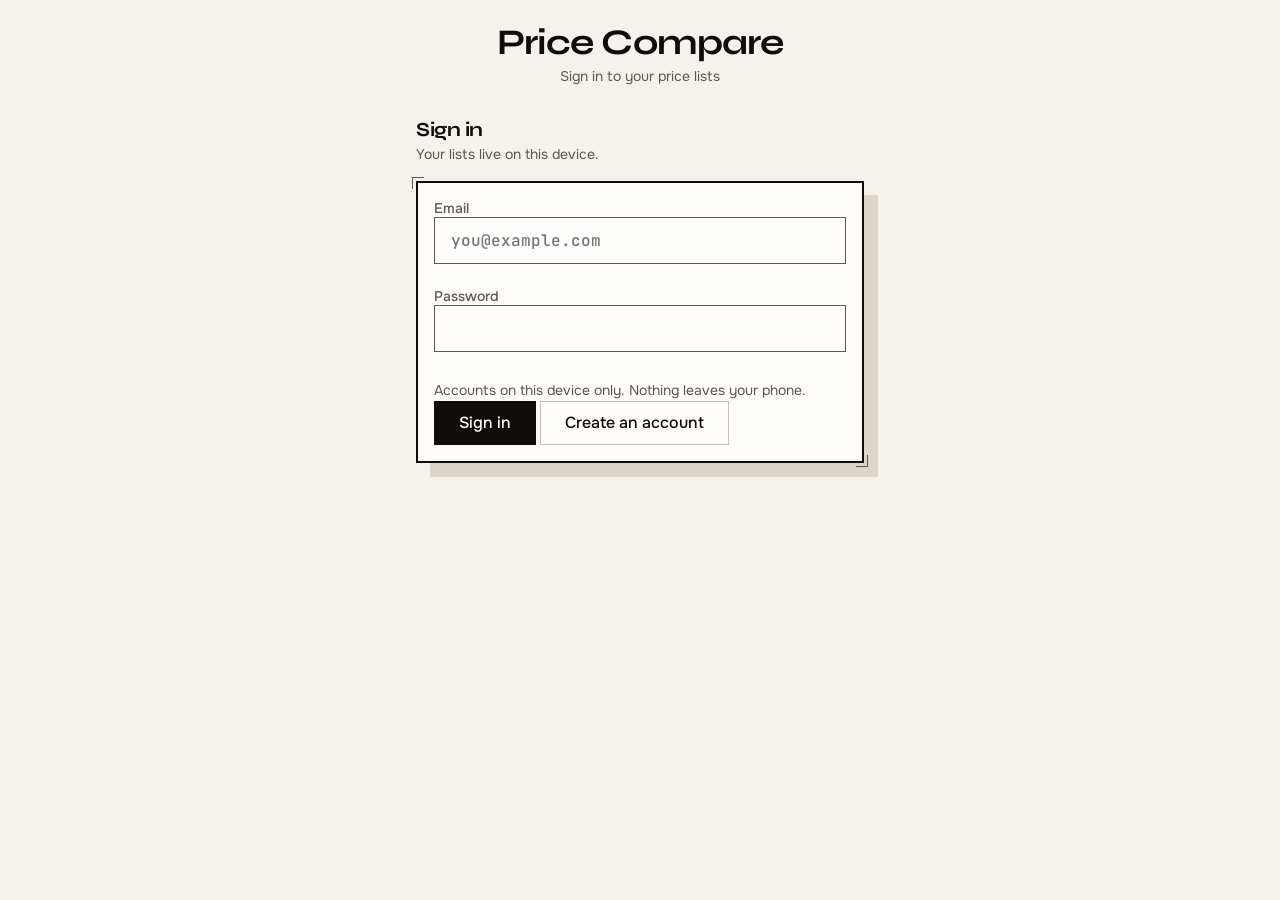
<file: index.html>
<!DOCTYPE html>
<html lang="en">
<head>
<meta charset="UTF-8">
<meta name="viewport" content="width=device-width, initial-scale=1.0">
<title>Supplier Price Compare</title>
<meta name="description" content="Compare grocery prices across three suppliers and see the cheapest source for every item, instantly.">
<link rel="preconnect" href="https://fonts.googleapis.com">
<link rel="preconnect" href="https://fonts.gstatic.com" crossorigin>
<link href="https://fonts.googleapis.com/css2?family=Syne:wght@700&family=Onest:wght@400;500&family=JetBrains+Mono:wght@500&display=swap" rel="stylesheet">
<link rel="stylesheet" href="tokens.css">
<link rel="stylesheet" href="base.css">
<style>
/* Hallmark · index.html S1 redesign · theme: terrazzo (off-white) · mode: redesign · depth: full · scope: app · states: full, invalid, empty · v2.0.0
 * preserve: script hooks (#addBtn #itemList .item-row .chip .prices #priceGrid #selName #resultList), render/renderInputsOnly model
 * waive 7b · --color-plate resolves near-white · terrazzo: off-white colourway declares the plate
 * waive 64 · the tag, amounts and row codes are codes and measurements · mono is the material for prices per DESIGN.md rule 2
 * built: the project · redesign: full · v2.0.0 */

/* Screen frame */
header { padding: var(--space-lg) var(--space-md) var(--space-md); text-align: center; }
header h1 { font-size: var(--text-display); }
header p { margin-top: var(--space-2xs); color: var(--color-muted); font-size: var(--text-sm); }
.who-row { display: flex; justify-content: center; align-items: center; gap: var(--space-sm); margin-top: var(--space-xs); }
.who-row .btn--quiet { min-height: 36px; padding: 0 var(--space-md); font-size: var(--text-sm); width: auto; }

.section { max-width: var(--container); margin: 0 auto; padding: var(--space-md) var(--space-md) 0; }
.section h2 { font-size: var(--text-xl); margin-bottom: var(--space-2xs); }
.section .hint { color: var(--color-muted); font-size: var(--text-sm); margin-bottom: var(--space-md); }

/* S1: item ledger. Whole card is the button; winner in rust + star. */
.item-list { display: grid; gap: var(--space-md); margin-bottom: var(--space-md); }
.item-row {
  position: relative;
  display: block; width: 100%; text-align: left;
  background: var(--color-plate);
  border: var(--rule-bar) solid var(--color-ink);
  box-shadow: var(--shadow-card);
  padding: var(--space-md);
  font: inherit; color: inherit; cursor: pointer;
}
@media (hover: hover) {
  .item-row:hover { box-shadow: var(--shadow-card-hover); }
}
.item-row:active { transform: translateY(1px); }
.item-row.selected { background: var(--color-paper-2); }
.item-row:focus-visible { outline: 2px solid var(--color-focus); outline-offset: 3px; box-shadow: var(--shadow-card-hover); }
.item-row:disabled, .item-row[aria-disabled="true"] { opacity: 0.55; cursor: not-allowed; transform: none; }
.item-row .name { display: block; font: 700 var(--text-lg)/1.2 var(--font-display); letter-spacing: var(--tracking-display); min-width: 0; overflow-wrap: break-word; }
.item-row .tag { display: block; font: 500 var(--text-xs) var(--font-mono); color: var(--color-muted); margin-bottom: var(--space-xs); }
.item-row .prices { display: grid; }
.chip {
  display: flex; justify-content: space-between; align-items: baseline; gap: var(--space-xs);
  padding: var(--space-sm) 0;
  border-top: var(--rule-hair) solid var(--color-rule);
  font: 500 var(--text-sm) var(--font-body); color: var(--color-ink);
}
.item-row .prices .chip:first-of-type { border-top: none; }
.chip .sup { color: var(--color-muted); }
.chip .amt { font: 500 var(--text-md) var(--font-mono); font-variant-numeric: tabular-nums; }
.chip.win .amt { color: var(--color-accent); font-size: var(--text-lg); }
.chip.win .amt::after { content: " ★"; font-size: var(--text-sm); }
.chip.empty .amt { color: var(--color-muted); font-size: var(--text-sm); }

#addBtn { width: 100%; font: 500 var(--text-md) var(--font-body); padding: 0 var(--space-lg); }

/* Users ledger */
.user-row { display: flex; justify-content: space-between; align-items: center; gap: var(--space-sm); padding: var(--space-sm) 0; border-top: var(--rule-hair) solid var(--color-rule); }
#userLedger .user-row:first-child { border-top: none; }
.user-row .who .nm { font-weight: 500; font-size: var(--text-md); }
.badge { display: inline-block; font: 500 var(--text-xs) var(--font-mono); padding: var(--space-3xs) var(--space-xs); border: 1px solid var(--color-rule); color: var(--color-muted); margin-left: var(--space-xs); }
.badge.on { border-color: var(--color-accent); color: var(--color-accent); }
.user-row .btn--quiet { min-height: 36px; padding: 0 var(--space-md); font-size: var(--text-sm); width: auto; }
#secUsers h3 { margin-top: var(--space-lg); }
#secUsers .btn--danger { margin-top: var(--space-sm); }
#secUsers .btn--quiet { margin-top: var(--space-xs); }
#inviteOpenBtn { margin-top: var(--space-md); }
#secUsers .hint.mono { font-family: var(--font-mono); }

/* Suppliers: swatch row and edit-in-place */
.swatch-row { display: flex; gap: var(--space-xs); }
.swatch-row input { position: absolute; opacity: 0; width: 1px; height: 1px; }
.swatch-row label { width: 32px; height: 32px; margin: 0; cursor: pointer; border: 2px solid transparent; display: block; }
.swatch-row input:checked + label { border-color: var(--color-ink); }
.swatch-row input:focus-visible + label { outline: 2px solid var(--color-focus); outline-offset: 2px; }
.supplier-row { display: flex; justify-content: space-between; align-items: center; gap: var(--space-sm); padding: var(--space-sm) 0; border-top: var(--rule-hair) solid var(--color-rule); }
#supplierLedger .supplier-row:first-child { border-top: none; }
.supplier-row .nm { font-weight: 500; font-size: var(--text-md); display: flex; align-items: center; gap: var(--space-xs); min-width: 0; overflow-wrap: break-word; }
.supplier-row .sw { width: 14px; height: 14px; flex-shrink: 0; }
.supplier-row .wins { font: 500 var(--text-xs) var(--font-mono); color: var(--color-muted); }
.supplier-row .btn--quiet { min-height: 36px; padding: 0 var(--space-md); font-size: var(--text-sm); width: auto; }
#supplierAddBtn { margin-top: var(--space-md); }

/* Viewer read-only: disabled channels + text badge, never colour alone.
   Sign out is exempt — a viewer must always be able to leave. */
.app-readonly .btn { opacity: 0.55; cursor: not-allowed; pointer-events: none; }
.app-readonly .btn--leave { opacity: 1; cursor: pointer; pointer-events: auto; }
.app-readonly input { opacity: 0.55; cursor: not-allowed; pointer-events: none; }
.readonly-note { font: 500 var(--text-sm) var(--font-body); color: var(--color-muted); }

/* S2 · item form */
#secItem .form-tag { display: flex; justify-content: space-between; align-items: baseline; }
#secItem .well { font-family: var(--font-body); font-weight: 500; }
#secItem label { margin: var(--space-md) 0 var(--space-2xs); }
#secItem .form-tag .label { margin: 0; }
#secItem .helper.err { color: var(--color-error); }
#secItem .btn--quiet { margin-top: var(--space-xs); }

/* Bands: label half size muted, value in mono */
.band { display: flex; justify-content: space-between; align-items: baseline; gap: var(--space-sm); margin-top: var(--space-md); }
.band .band-lbl { font-size: var(--text-sm); color: var(--color-muted); }
.band .band-val { font: 500 var(--text-xl) var(--font-mono); font-variant-numeric: tabular-nums; }
.band .band-val.is-win { color: var(--color-accent); }
#copyBtn { margin-top: var(--space-md); width: auto; padding: 0 var(--space-lg); }
#copyBtn:focus-visible { outline: 2px solid var(--color-focus); outline-offset: 2px; }
#copyBtn.copied { border-color: var(--color-accent); color: var(--color-accent); }

/* Corner ticks on the entry card */
#entryCard { box-shadow: none; }
#entryCard .ticks-mark { position: absolute; width: 10px; height: 10px; pointer-events: none; }

/* S2: price entry wells */
#selName {
  background: var(--color-plate);
  border: var(--rule-bar) solid var(--color-ink);
  box-shadow: var(--shadow-card);
  color: var(--color-ink);
  font: 700 var(--text-lg)/1.2 var(--font-display);
  padding: var(--space-sm) var(--space-md);
  margin-bottom: var(--space-md);
}
.price-grid { display: grid; grid-template-columns: 1fr; gap: var(--space-md); }
.price-field { position: relative; }
.price-field label { margin: 0 0 var(--space-2xs); }
.price-field label .code { margin-left: var(--space-2xs); }
.price-field input {
  width: 100%;
  font: 500 var(--text-lg) var(--font-mono);
  font-variant-numeric: tabular-nums;
  padding: var(--space-sm) var(--space-md);
  border: var(--rule-bar) solid var(--color-rule);
  background: var(--color-plate);
  color: var(--color-ink);
  outline: 2px solid transparent;
  outline-offset: -3px;
}
.price-field input:focus { border-color: var(--color-ink); outline-color: var(--color-focus); }
.price-field input.cheapest { border-color: var(--color-accent); }
.price-field input:disabled { opacity: 0.55; cursor: not-allowed; }

/* S3: winners table */
.result-row {
  display: flex; justify-content: space-between; align-items: baseline; gap: var(--space-sm);
  padding: var(--space-sm) 0;
  border-top: var(--rule-hair) solid var(--color-rule);
  flex-wrap: wrap;
}
#resultList .result-row:first-child { border-top: none; }
.result-row .who { font-weight: 500; font-size: var(--text-md); min-width: 0; overflow-wrap: break-word; }
.result-row .who small { display: block; font: 500 var(--text-xs) var(--font-mono); color: var(--color-muted); margin-top: var(--space-3xs); }
.result-row .amt { font: 500 var(--text-lg) var(--font-mono); font-variant-numeric: tabular-nums; }
.result-row.cheapest .amt { color: var(--color-accent); }
.result-row.plain .amt { color: var(--color-muted); font-size: var(--text-sm); }
.note { font-size: var(--text-sm); color: var(--color-muted); margin-top: var(--space-sm); }

/* Bottom nav: five tabs, hash-routed */
.app-nav { position: fixed; bottom: 0; left: 0; right: 0; background: var(--color-plate); border-top: var(--rule-bar) solid var(--color-ink); display: flex; z-index: 200; }
.app-nav button {
  flex: 1; min-height: 56px; padding: var(--space-xs) var(--space-2xs);
  background: none; border: none; border-right: var(--rule-hair) solid var(--color-rule);
  font: 500 var(--text-xs) var(--font-body); color: var(--color-muted); cursor: pointer;
}
.app-nav button:last-child { border-right: none; }
.app-nav button[aria-current="page"] { color: var(--color-accent); font-weight: 500; box-shadow: inset 0 2px 0 var(--color-accent); }
.app-nav button:focus-visible { outline: 2px solid var(--color-focus); outline-offset: -3px; }
body { padding-bottom: 76px; }

/* S5 · catalog */
#secCatalog .searchrow { margin-bottom: var(--space-md); }
#secCatalog .well { font-family: var(--font-body); font-weight: 400; }
.cat-grid { display: grid; grid-template-columns: 1fr; gap: var(--space-md); }
.cat-card {
  position: relative; display: block; width: 100%; text-align: left;
  background: var(--color-plate); border: 1px solid var(--color-rule);
  padding: var(--space-sm) var(--space-md);
  font: inherit; color: inherit; cursor: pointer;
}
.cat-card:hover { background: var(--color-paper-2); }
.cat-card:active { transform: translateY(1px); }
.cat-card .nm { font: 700 var(--text-md)/1.2 var(--font-display); margin-top: var(--space-2xs); min-width: 0; overflow-wrap: break-word; }
.cat-card .bs { font-size: var(--text-xs); color: var(--color-muted); margin-top: var(--space-2xs); }
.cat-card .bs strong { color: var(--color-accent); font-weight: 500; }
.cat-card:disabled { opacity: 0.55; cursor: not-allowed; transform: none; }
@media (min-width: 640px) {
  .cat-grid { grid-template-columns: 1fr 1fr; }
  .price-grid { grid-template-columns: repeat(3, 1fr); }
  header h1 { font-size: var(--text-display); }
}
</style>
</head>
<body>
<!-- Auth gate: sign in / create account, shown when no session exists -->
<div id="authView" hidden>
  <header>
    <h1>Price Compare</h1>
    <p>Sign in to your price lists</p>
  </header>

  <!-- L1 · Sign in -->
  <div class="section" id="authSignIn">
    <h2>Sign in</h2>
    <p class="hint">Your lists live on this device.</p>
    <div class="card ticks">
      <label for="authEmail">Email</label>
      <input class="well mono" id="authEmail" type="email" autocomplete="email" placeholder="you@example.com">
      <div class="helper" id="authEmailHelper" aria-live="polite"></div>
      <label for="authPassword">Password</label>
      <input class="well mono" id="authPassword" type="password" autocomplete="current-password">
      <div class="helper" id="authPasswordHelper" aria-live="polite"></div>
      <div class="helper">Accounts on this device only. Nothing leaves your phone.</div>
      <button id="authSubmitBtn" class="btn" type="button">Sign in</button>
      <button id="authToCreateBtn" class="btn btn--quiet" type="button">Create an account</button>
    </div>
  </div>

  <!-- L3 · Create account -->
  <div class="section" id="authCreate" hidden>
    <h2>Create account</h2>
    <p class="hint">One account keeps your items and prices.</p>
    <div class="card ticks">
      <label for="newName">Your name</label>
      <input class="well" id="newName" type="text" autocomplete="name" maxlength="60">
      <div class="helper" id="newNameHelper" aria-live="polite"></div>
      <label for="newEmail">Email</label>
      <input class="well mono" id="newEmail" type="email" autocomplete="email" placeholder="you@example.com">
      <div class="helper" id="newEmailHelper" aria-live="polite"></div>
      <label for="newPassword">Password</label>
      <input class="well mono" id="newPassword" type="password" autocomplete="new-password">
      <div class="helper" id="newPasswordHelper" aria-live="polite">At least 8 characters. Stored on this device only.</div>
      <button id="createSubmitBtn" class="btn" type="button">Create account</button>
      <button id="createToSignInBtn" class="btn btn--quiet" type="button">Back to sign in</button>
    </div>
  </div>
</div>

<div id="appView" hidden>
<header>
  <h1>Price Compare</h1>
  <p id="headerNotice">Saved on this device. Nothing leaves your phone.</p>
  <div class="who-row">
    <span id="whoRow" class="code"></span>
    <button id="signOutBtn" class="btn btn--quiet btn--leave" type="button">Sign out</button>
  </div>
</header>

<!-- S1 · Compare: item ledger, whole card is the button, winner in rust + star -->
<div class="section" id="secList">
  <h2>Compare</h2>
  <p class="hint">Every item with each supplier’s price (RM). The rust price marks the cheapest source.</p>
  <div id="itemList" class="item-list"></div>
  <button id="addBtn" class="btn" type="button">+ Add Item</button>
</div>

<!-- S2 · Add/Edit item: spec-sheet form, inline validation, never alert() -->
<div class="section" id="secItem" hidden>
  <h2 id="itemFormTitle">Add item</h2>
  <p class="hint">Name it, then enter prices.</p>
  <div class="card ticks">
    <div class="form-tag">
      <span class="label">Item</span>
      <span class="code" id="itemFormCode">ITM-000</span>
    </div>
    <label for="itemName">Item name</label>
    <input class="well" id="itemName" type="text" autocomplete="off" maxlength="60">
    <div class="helper" id="itemNameHelper" aria-live="polite"></div>
    <label>Category</label>
    <div class="seg" role="radiogroup" aria-label="Category">
      <input type="radio" name="itemCategory" id="catGrocery" value="Grocery">
      <label for="catGrocery">Grocery</label>
      <input type="radio" name="itemCategory" id="catProduce" value="Produce">
      <label for="catProduce">Produce</label>
      <input type="radio" name="itemCategory" id="catHousehold" value="Household">
      <label for="catHousehold">Household</label>
    </div>
    <button id="itemSaveBtn" class="btn" type="button">Save item</button>
    <button id="itemCancelBtn" class="btn btn--quiet" type="button">Cancel</button>
  </div>
</div>

<!-- S2 · Price entry: wells on a ticked well, live Lowest band -->
<div class="section" id="secEntry">
  <h2>Prices</h2>
  <p class="hint">Type a price for each supplier. The rust border and corner ticks mark the cheapest as you go.</p>
  <div id="selName">No item selected</div>
  <div class="card ticks" id="entryCard">
    <div class="price-grid" id="priceGrid"></div>
  </div>
  <div class="band" id="lowestBand" hidden>
    <span class="band-lbl">Lowest</span>
    <span class="band-val mono" id="lowestVal"></span>
  </div>
  <p class="note">Prices are in ringgit (RM).</p>
</div>

<!-- S3 · Winners: hairline table, totals band, copy action -->
<div class="section" id="secResult">
  <h2>Winners</h2>
  <p class="hint">The cheapest source, item by item.</p>
  <div class="card" id="resultList"></div>
  <div class="band" id="totalBand" hidden>
    <span class="band-lbl">Total if you buy cheapest</span>
    <span class="band-val mono" id="totalVal"></span>
  </div>
  <button id="copyBtn" class="btn btn--quiet" type="button" hidden>Copy list</button>
</div>

<!-- S5 · Catalog: search over items, tap opens price entry -->
<div class="section" id="secCatalog" hidden>
  <h2>Catalog</h2>
  <p class="hint">Every item you have priced. Tap one to enter prices.</p>
  <div class="searchrow">
    <input class="well" id="catalogSearch" type="search" aria-label="Search items" placeholder="Search items" autocomplete="off">
  </div>
  <div class="cat-grid" id="catGrid"></div>
  <div class="card empty" id="catNoMatch" hidden>
    <p class="lead">No item matches</p>
    <p class="why">Add it and price it in one go.</p>
    <button id="catAddBtn" class="btn btn--quiet" type="button"></button>
  </div>
</div>

<!-- Users · ledger, manage, invite (owner only; hidden from viewers) -->
<div class="section" id="secUsers" hidden>
  <h2>Users</h2>
  <p class="hint">Who can sign in on this device.</p>
  <div class="card" id="userLedger"></div>

  <!-- U3 · invite -->
  <div id="inviteForm" hidden>
    <h3>Invite user</h3>
    <p class="hint">They sign in on this device with it. This demo creates the account locally, no email is sent.</p>
    <div class="card ticks">
      <label for="inviteName">Their name</label>
      <input class="well" id="inviteName" type="text" autocomplete="off" maxlength="60">
      <div class="helper" id="inviteNameHelper" aria-live="polite"></div>
      <label for="inviteEmail">Email</label>
      <input class="well mono" id="inviteEmail" type="email" autocomplete="off" placeholder="they@example.com">
      <div class="helper" id="inviteEmailHelper" aria-live="polite"></div>
      <label for="invitePassword">Password</label>
      <input class="well mono" id="invitePassword" type="text" autocomplete="off">
      <div class="helper" id="invitePasswordHelper" aria-live="polite">At least 8 characters. Share it with them yourself.</div>
      <label>Role</label>
      <div class="seg" role="radiogroup" aria-label="Invite role">
        <input type="radio" name="inviteRole" id="invEditor" value="editor" checked>
        <label for="invEditor">Editor</label>
        <input type="radio" name="inviteRole" id="invViewer" value="viewer">
        <label for="invViewer">Viewer</label>
      </div>
      <div class="helper">Editor: add items and enter prices. Viewer: read only.</div>
      <button id="inviteSubmitBtn" class="btn" type="button">Create account for them</button>
      <button id="inviteCancelBtn" class="btn btn--quiet" type="button">Cancel</button>
    </div>
  </div>

  <button id="inviteOpenBtn" class="btn" type="button">+ Invite user</button>

  <!-- U2 · manage one user -->
  <div id="manageForm" hidden>
    <h3 id="manageName">User</h3>
    <p class="hint mono" id="manageEmail"></p>
    <div class="card ticks">
      <label>Role</label>
      <div class="seg" role="radiogroup" aria-label="User role">
        <input type="radio" name="manageRole" id="mgOwner" value="owner">
        <label for="mgOwner">Owner</label>
        <input type="radio" name="manageRole" id="mgEditor" value="editor">
        <label for="mgEditor">Editor</label>
        <input type="radio" name="manageRole" id="mgViewer" value="viewer">
        <label for="mgViewer">Viewer</label>
      </div>
      <div class="helper">Editor: add items and enter prices. Viewer: read only.</div>
      <button id="manageSaveBtn" class="btn" type="button">Save role</button>
      <button id="manageRemoveBtn" class="btn btn--danger" type="button">Remove user</button>
      <button id="manageCloseBtn" class="btn btn--quiet" type="button">Back to users</button>
    </div>
  </div>
</div>

<!-- S6 · Suppliers: rename, swatch, add; prices arrays migrate on change -->
<div class="section" id="secSuppliers" hidden>
  <h2>Suppliers</h2>
  <p class="hint">Who you buy from. Renaming keeps every item’s prices in place.</p>
  <div class="card" id="supplierLedger"></div>

  <div id="supplierForm" hidden>
    <h3 id="supplierFormTitle">Add supplier</h3>
    <p class="hint" id="supplierFormHint">New suppliers start unpriced for every item.</p>
    <div class="card ticks">
      <label for="supplierName">Supplier name</label>
      <input class="well" id="supplierName" type="text" autocomplete="off" maxlength="60">
      <div class="helper" id="supplierNameHelper" aria-live="polite"></div>
      <label>Colour</label>
      <div class="swatch-row" role="radiogroup" aria-label="Supplier colour" id="swatchRow"></div>
      <div class="helper">Colours appear only here, next to each supplier’s name.</div>
      <button id="supplierSaveBtn" class="btn" type="button">Save supplier</button>
      <button id="supplierCancelBtn" class="btn btn--quiet" type="button">Cancel</button>
    </div>
  </div>

  <button id="supplierAddBtn" class="btn" type="button">+ Add supplier</button>

  <button id="clearDataBtn" class="btn btn--danger" type="button">Clear all data</button>
  <p class="note" id="clearNote" hidden>Your items are back to the sample list. Suppliers and accounts stay.</p>
</div>

<nav class="app-nav" id="appNav" aria-label="Screens"></nav>

</div>

<script>
  // SUPPLIERS now loads from spc-suppliers.v1 (see the S6 section below)
  // Retired with the purple/yellow system: supplier identity is mono codes now.
  // Kept only so old references do not break; S1 styling no longer reads it.
  const COLORS = [];

  // ---- Persistence: spc.v1 — items + selected, debounced 300ms, validated on load ----
  const ITEMS_KEY = "spc.v1";
  const SAMPLE_ITEMS = [
    { name: "Beras Wangi 5kg", category: "Grocery", prices: [32.50, 29.90, 31.20] },
    { name: "Minyak Masak 5L", category: "Grocery", prices: [38.00, 42.50, 36.90] },
    { name: "Serai 1kg (Lemongrass)", category: "Produce", prices: [8.50, 6.20, 7.80] }
  ];

  function validItems(v) {
    return Array.isArray(v) && v.every(it =>
      it && typeof it.name === "string" &&
      typeof it.category === "string" &&
      Array.isArray(it.prices) && it.prices.every(p => typeof p === "string" || typeof p === "number"));
  }

  function loadItems() {
    const saved = loadJSON(ITEMS_KEY, null);
    if (validItems(saved)) return saved;
    return SAMPLE_ITEMS.map(it => ({ ...it, prices: [...it.prices] })); // fresh copies so sample edits never mutate the constant
  }

  let items = loadItems();
  let selected = 0;

  let saveTimer = null;
  function scheduleSave() {
    clearTimeout(saveTimer);
    saveTimer = setTimeout(() => {
      saveJSON(ITEMS_KEY, items);
    }, 300);
  }

  function clearAllData() {
    localStorage.removeItem(ITEMS_KEY);
    items = SAMPLE_ITEMS.map(it => ({ ...it, prices: [...it.prices] }));
    selected = 0;
    render();
    const me = signedInUser();
    if (me) applyRole(me);
  }

  const fmt = n => "RM " + Number(n).toFixed(2);
  const supCode = i => "SUP-0" + (i + 1);
  const validPrice = v => { const f = parseFloat(v); return !isNaN(f) && f >= 0; };

  function cheapestOf(item) {
    let idx = -1, min = Infinity;
    // Tie-break: strict < keeps the FIRST supplier in index order on equal prices (T3).
    item.prices.forEach((p, i) => {
      const v = parseFloat(p);
      if (!isNaN(v) && v >= 0 && v < min) { min = v; idx = i; }
    });
    return idx;
  }

  function render() {
    // viewer wells stay disabled across re-renders
    const me = signedInUser();
    const readOnly = !!me && me.role === "viewer";
    // Section 1
    const list = document.getElementById("itemList");
    list.innerHTML = "";
    items.forEach((item, i) => {
      const win = cheapestOf(item);
      const row = document.createElement("button");
      row.type = "button";
      row.className = "item-row" + (i === selected ? " selected" : "");
      row.setAttribute("aria-pressed", i === selected ? "true" : "false");
      row.innerHTML = `<span class="tag">ITM-0${i + 1} · ${SUPPLIERS.length} suppliers</span>
        <span class="name">${item.name}</span><span class="prices"></span>`;
      const pc = row.querySelector(".prices");
      SUPPLIERS.forEach((s, j) => {
        const chip = document.createElement("span");
        const ok = validPrice(item.prices[j]);
        chip.className = "chip" + (j === win ? " win" : "") + (ok ? "" : " empty");
        chip.innerHTML = `<span class="sup">${s}</span><span class="amt">${ok ? fmt(item.prices[j]) : "none yet"}</span>`;
        pc.appendChild(chip);
      });
      row.addEventListener("click", () => { selected = i; render(); });
      list.appendChild(row);
    });

    // Section 2
  // S2: fill wells for the selected item
  const item = items[selected];
  document.getElementById("selName").textContent = item ? item.name : "No item selected";
  const grid = document.getElementById("priceGrid");
  grid.innerHTML = "";
  const win = item ? cheapestOf(item) : -1;
  SUPPLIERS.forEach((s, j) => {
    const f = document.createElement("div");
    f.className = "price-field";
    f.innerHTML = `<label>${s} <span class="code">${supCode(j)}</span></label>`;
    const inp = document.createElement("input");
    inp.type = "number";
    inp.step = "0.01";
    inp.min = "0";
    inp.inputMode = "decimal";
    inp.value = item ? item.prices[j] : "";
    if (j === win) inp.classList.add("cheapest");
    inp.addEventListener("input", () => {
      items[selected].prices[j] = inp.value;
      scheduleSave();
      renderInputsOnly();
    });
    if (readOnly) { inp.disabled = true; inp.readOnly = true; }
    f.appendChild(inp);
    grid.appendChild(f);
  });
  renderLowestBand(item, win);

  // S3
  renderResults();
  }

  // On every keystroke: refresh highlights + bands without rebuilding inputs (keeps focus)
  function renderInputsOnly() {
    const item = items[selected];
    const win = cheapestOf(item);
    const inputs = document.querySelectorAll("#priceGrid input");
    inputs.forEach((inp, j) => inp.classList.toggle("cheapest", j === win));
    document.querySelectorAll("#itemList .item-row").forEach((row, i) => {
      const w = cheapestOf(items[i]);
      row.querySelectorAll(".chip").forEach((chip, j) => chip.classList.toggle("win", j === w));
    });
    renderLowestBand(item, win);
    renderResults();
  }

  // Live "Lowest" strip under the entry wells
  function renderLowestBand(item, win) {
    const band = document.getElementById("lowestBand");
    const val = document.getElementById("lowestVal");
    if (!item || win < 0) { band.hidden = true; return; }
    band.hidden = false;
    val.textContent = fmt(item.prices[win]) + " · " + supCode(win);
    val.classList.add("is-win");
  }

  // S3 winners table + totals band (shared by render and renderInputsOnly)
  function renderResults() {
    const res = document.getElementById("resultList");
    res.innerHTML = "";
    let total = 0, any = false;
    items.forEach(it => {
      const w = cheapestOf(it);
      const div = document.createElement("div");
      div.className = "result-row " + (w >= 0 ? "cheapest" : "plain");
      const who = w >= 0 ? SUPPLIERS[w] + ` <span class="code">${supCode(w)}</span>` : "No valid price";
      div.innerHTML = `<span class="who">${it.name}<small>${who}</small></span>
        <span class="amt">${w >= 0 ? fmt(it.prices[w]) : "none yet"}</span>`;
      if (w >= 0) { total += parseFloat(it.prices[w]); any = true; }
      res.appendChild(div);
    });
    const band = document.getElementById("totalBand");
    const copy = document.getElementById("copyBtn");
    if (!any) { band.hidden = true; copy.hidden = true; return; }
    band.hidden = false;
    copy.hidden = false;
    document.getElementById("totalVal").textContent = fmt(total);
  }

  // Copy-list: the winners as plain text, confirmed by the button itself
  document.getElementById("copyBtn").addEventListener("click", () => {
    const lines = items.map(it => {
      const w = cheapestOf(it);
      return w >= 0 ? `${it.name}: ${SUPPLIERS[w]}, ${fmt(it.prices[w])}` : `${it.name}: none yet`;
    });
    const total = items.reduce((t, it) => {
      const w = cheapestOf(it);
      return w >= 0 ? t + parseFloat(it.prices[w]) : t;
    }, 0);
    const text = lines.join("\n") + (total > 0 ? `\nTotal: ${fmt(total)}` : "");
    const btn = document.getElementById("copyBtn");
    const done = () => {
      btn.classList.add("copied");
      btn.textContent = "Copied";
      setTimeout(() => { btn.classList.remove("copied"); btn.textContent = "Copy list"; }, 1600);
    };
    if (navigator.clipboard && navigator.clipboard.writeText) {
      navigator.clipboard.writeText(text).then(done);
    } else {
      const ta = document.createElement("textarea");
      ta.value = text;
      document.body.appendChild(ta);
      ta.select();
      document.execCommand("copy");
      ta.remove();
      done();
    }
  });

  // ---- S2 · Add/Edit item form ----
  // itemFormState: null (closed) | { editing: index | -1 } — -1 means a new item
  let itemFormState = null;

  function openItemForm(editing) {
    itemFormState = { editing };
    const sec = document.getElementById("secItem");
    const nameIn = document.getElementById("itemName");
    const helper = document.getElementById("itemNameHelper");
    const title = document.getElementById("itemFormTitle");
    const code = document.getElementById("itemFormCode");
    document.getElementById("itemSaveBtn").disabled = false;
    if (editing >= 0) {
      title.textContent = "Edit item";
      code.textContent = "ITM-0" + (editing + 1);
      nameIn.value = items[editing].name;
      const cat = items[editing].category || "Grocery";
      const radio = document.querySelector(`input[name="itemCategory"][value="${cat}"]`);
      if (radio) radio.checked = true;
    } else {
      title.textContent = "Add item";
      code.textContent = "ITM-0" + (items.length + 1);
      nameIn.value = "";
      const first = document.getElementById("catGrocery");
      if (first) first.checked = true;
    }
    helper.textContent = "";
    helper.classList.remove("err");
    nameIn.setAttribute("aria-invalid", "false");
    sec.hidden = false;
    render();
    nameIn.focus();
    sec.scrollIntoView({ behavior: "smooth" });
  }

  function closeItemForm() {
    itemFormState = null;
    document.getElementById("secItem").hidden = true;
  }

  function saveItemForm() {
    const nameIn = document.getElementById("itemName");
    const helper = document.getElementById("itemNameHelper");
    const name = nameIn.value.trim();
    if (!name) {
      helper.textContent = "Give the item a name before saving.";
      helper.classList.add("err");
      nameIn.setAttribute("aria-invalid", "true");
      nameIn.focus();
      return;
    }
    const catRadio = document.querySelector('input[name="itemCategory"]:checked');
    const category = catRadio ? catRadio.value : "Grocery";
    if (itemFormState.editing >= 0) {
      items[itemFormState.editing].name = name;
      items[itemFormState.editing].category = category;
    } else {
      items.push({ name, category, prices: [10.00, 9.50, 11.00] });
      selected = items.length - 1;
    }
    scheduleSave();
    closeItemForm();
    render();
  document.getElementById("secEntry").scrollIntoView({ behavior: "smooth" });
}

  // ---- Catalog render + search ----
  function renderCatalog() {
    const grid = document.getElementById("catGrid");
    const noMatch = document.getElementById("catNoMatch");
    const addBtn = document.getElementById("catAddBtn");
    const q = document.getElementById("catalogSearch").value.trim().toLowerCase();
    grid.innerHTML = "";
    const matches = items.map((item, i) => ({ item, i }))
      .filter(({ item }) => !q || item.name.toLowerCase().includes(q));
    noMatch.hidden = !(q && matches.length === 0);
    if (q && matches.length === 0) {
      addBtn.textContent = "+ Add \u201C" + document.getElementById("catalogSearch").value.trim() + "\u201D";
    }
    matches.forEach(({ item, i }) => {
      const win = cheapestOf(item);
      const card = document.createElement("button");
      card.type = "button";
      card.className = "cat-card";
      card.innerHTML = `<span class="code">ITM-0${i + 1}</span>
        <div class="nm">${item.name}</div>
        <div class="bs">${win >= 0 ? "best · <strong>" + supCode(win) + " " + fmt(item.prices[win]) + "</strong>" : "none yet"}</div>`;
      card.addEventListener("click", () => {
        selected = i;
        navigate("compare");
        render();
        document.getElementById("secEntry").scrollIntoView({ behavior: "smooth" });
      });
      grid.appendChild(card);
    });
  }

  document.getElementById("catalogSearch").addEventListener("input", renderCatalog);
  document.getElementById("catAddBtn").addEventListener("click", () => {
    const term = document.getElementById("catalogSearch").value.trim();
    navigate("compare");
    openItemForm(-1);
    if (term) {
      const nameIn = document.getElementById("itemName");
      nameIn.value = term;
      // openItemForm cleared helpers; keep them clean for a valid prefill
      setHelper("itemNameHelper", "");
    }
  });

  // ---- S6 · Suppliers: dynamic store, colour swatches, prices migration ----
  // spc-suppliers.v1: [{ name, colour }] — the sole source of SUPPLIERS after first save
  const SUPPLIERS_KEY = "spc-suppliers.v1";
  const SWATCH_SET = ["oklch(62% 0.19 15)", "oklch(55% 0.10 235)", "oklch(40% 0.13 300)", "oklch(60% 0.14 145)", "oklch(70% 0.13 80)", "oklch(45% 0.12 200)"];

  function loadSuppliers() {
    const saved = loadJSON(SUPPLIERS_KEY, null);
    if (saved && Array.isArray(saved) && saved.length) return saved;
    return [
      { name: "Klang Import Sdn Bhd", colour: SWATCH_SET[0] },
      { name: "Pasar Malam Trading", colour: SWATCH_SET[1] },
      { name: "JB Wholesale", colour: SWATCH_SET[2] }
    ];
  }

  let SUPPLIER_META = loadSuppliers();
  let SUPPLIERS = SUPPLIER_META.map(s => s.name);

  function persistSuppliers() {
    saveJSON(SUPPLIERS_KEY, SUPPLIER_META);
    SUPPLIERS = SUPPLIER_META.map(s => s.name);
  }

  // Keep every item's prices indexed to SUPPLIERS.length on any change
  function migrateItems(newLength) {
    items.forEach(item => {
      while (item.prices.length < newLength) item.prices.push("");
      if (item.prices.length > newLength) item.prices = item.prices.slice(0, newLength);
    });
    if (items.length) selected = Math.min(selected, items.length - 1);
  }

  let supplierEditing = -1; // -1 = adding

  function renderSuppliers() {
    const ledger = document.getElementById("supplierLedger");
    ledger.innerHTML = "";
    SUPPLIER_META.forEach((s, i) => {
      const row = document.createElement("div");
      row.className = "supplier-row";
      const wins = items.filter(it => cheapestOf(it) === i).length;
      row.innerHTML = `<span class="nm"><span class="sw" style="background:${s.colour}"></span><span class="nm-text">${s.name}</span></span>
        <span class="wins">${wins} wins</span>
        <button class="btn btn--quiet" type="button" data-idx="${i}">Edit</button>`;
      row.querySelector("button").addEventListener("click", () => openSupplierForm(i));
      ledger.appendChild(row);
    });
  }

  function openSupplierForm(idx) {
    supplierEditing = idx;
    const form = document.getElementById("supplierForm");
    const nameIn = document.getElementById("supplierName");
    document.getElementById("supplierFormTitle").textContent = idx >= 0 ? "Edit supplier" : "Add supplier";
    document.getElementById("supplierFormHint").textContent = idx >= 0
      ? "Renaming keeps every item’s prices in place."
      : "New suppliers start unpriced for every item.";
    nameIn.value = idx >= 0 ? SUPPLIER_META[idx].name : "";
    setHelper("supplierNameHelper", "");
    buildSwatchRow(idx >= 0 ? SUPPLIER_META[idx].colour : SWATCH_SET[SUPPLIER_META.length % SWATCH_SET.length]);
    document.getElementById("supplierAddBtn").hidden = true;
    form.hidden = false;
    nameIn.focus();
  }

  function closeSupplierForm() {
    supplierEditing = -1;
    document.getElementById("supplierForm").hidden = true;
    document.getElementById("supplierAddBtn").hidden = false;
  }

  function buildSwatchRow(selectedColour) {
    const row = document.getElementById("swatchRow");
    row.innerHTML = "";
    SWATCH_SET.forEach((c, i) => {
      const id = "swatchOpt" + i;
      const input = document.createElement("input");
      input.type = "radio";
      input.name = "supplierColour";
      input.id = id;
      input.value = c;
      if (c === selectedColour) input.checked = true;
      const label = document.createElement("label");
      label.setAttribute("for", id);
      label.style.background = c;
      row.appendChild(input);
      row.appendChild(label);
    });
  }

  document.getElementById("supplierAddBtn").addEventListener("click", () => openSupplierForm(-1));
  document.getElementById("supplierCancelBtn").addEventListener("click", closeSupplierForm);

  document.getElementById("supplierSaveBtn").addEventListener("click", () => {
    const nameIn = document.getElementById("supplierName");
    const name = nameIn.value.trim();
    if (!name) {
      setHelper("supplierNameHelper", "Give the supplier a name.", true);
      nameIn.focus();
      return;
    }
    const colourInput = document.querySelector('input[name="supplierColour"]:checked');
    const colour = colourInput ? colourInput.value : SWATCH_SET[0];
    if (supplierEditing >= 0) {
      SUPPLIER_META[supplierEditing].name = name;
      SUPPLIER_META[supplierEditing].colour = colour;
      persistSuppliers(); // rename: prices arrays untouched, indexes stable
    } else {
      SUPPLIER_META.push({ name, colour });
      persistSuppliers();
      migrateItems(SUPPLIERS.length); // every item gains an unpriced slot
    }
    closeSupplierForm();
    renderSuppliers();
    render();
    const me = signedInUser();
    if (me) { applyRole(me); renderUsers(me); }
  });

  // ---- Navigation: hash-routed screens ----
  const SCREENS = {
    compare: { el: "secList", nav: "Compare" },
    entry:   { el: "secEntry", nav: "Compare" },
    winners: { el: "secResult", nav: "Winners" },
    catalog: { el: "secCatalog", nav: "Catalog" },
    suppliers: { el: "secSuppliers", nav: "Suppliers" },
    users:   { el: "secUsers", nav: "Users", ownerOnly: true }
  };
  // sections that only show with their route; entry always shows under compare
  const ROUTED = ["secList", "secResult", "secCatalog", "secSuppliers", "secUsers"];

  function currentRoute() {
    const h = location.hash.replace("#/", "");
    return SCREENS[h] ? h : "compare";
  }

  function navigate(route) {
    const user = signedInUser();
    if (route === "users" && (!user || user.role === "viewer")) route = "compare";
    if (location.hash !== "#/" + route) location.hash = "#/" + route;
    showRoute(route);
  }

  function showRoute(route) {
    // viewers never reach the users screen, even by deep link
    const me = signedInUser();
    if (route === "users" && (!me || me.role !== "owner")) {
      history.replaceState(null, "", "#/compare");
      route = "compare";
    }
    const show = SCREENS[route].el;
    ROUTED.forEach(id => document.getElementById(id).hidden = id !== show);
    // the entry section lives under compare; item form is its own overlay, leave as-is
    document.querySelectorAll(".app-nav button").forEach(b =>
      b.setAttribute("aria-current", b.dataset.route === SCREENS[route].nav.toLowerCase() || (route === "entry" && b.dataset.route === "compare") ? "page" : "false"));
    if (route === "catalog") renderCatalog();
    if (route === "suppliers") renderSuppliers();
    if (route === "users") { if (me) renderUsers(me); }
    window.scrollTo(0, 0);
  }

  function buildNav(user) {
    const nav = document.getElementById("appNav");
    nav.innerHTML = "";
    const tabs = [
      { route: "compare", label: "Compare" },
      { route: "winners", label: "Winners" },
      { route: "catalog", label: "Catalog" },
      { route: "suppliers", label: "Suppliers" },
      { route: "users", label: "Users", ownerOnly: true }
    ];
    tabs.forEach(t => {
      if (t.ownerOnly && user.role !== "owner") return; // viewers see no Users tab
      const b = document.createElement("button");
      b.type = "button";
      b.textContent = t.label;
      b.dataset.route = t.route;
      b.addEventListener("click", () => navigate(t.route));
      nav.appendChild(b);
    });
  }

  window.addEventListener("hashchange", () => showRoute(currentRoute()));

  document.getElementById("addBtn").addEventListener("click", () => openItemForm(-1));
  document.getElementById("itemSaveBtn").addEventListener("click", saveItemForm);
  document.getElementById("itemCancelBtn").addEventListener("click", closeItemForm);
  document.getElementById("itemName").addEventListener("input", () => {
    const helper = document.getElementById("itemNameHelper");
    helper.textContent = "";
    helper.classList.remove("err");
    document.getElementById("itemName").setAttribute("aria-invalid", "false");
  });

  // ---- Auth gate: demo auth, everything stays on this device ----
  // spc-auth.v1: { users: [{ name, email, salt, hash, role }] }
  // spc-session.v1: { email } — the signed-in user on this device
  const AUTH_KEY = "spc-auth.v1";
  const SESSION_KEY = "spc-session.v1";

  function loadJSON(key, fallback) {
    try { return JSON.parse(localStorage.getItem(key)) || fallback; }
    catch { return fallback; }
  }
  function saveJSON(key, value) { localStorage.setItem(key, JSON.stringify(value)); }

  // SHA-256 salted hash via the platform crypto — demo grade, device-only threat model
  async function hashPassword(password, salt) {
    const data = new TextEncoder().encode(salt + ":" + password);
    const digest = await crypto.subtle.digest("SHA-256", data);
    return Array.from(new Uint8Array(digest)).map(b => b.toString(16).padStart(2, "0")).join("");
  }

  function currentSession() { return loadJSON(SESSION_KEY, null); }
  function authStore() { return loadJSON(AUTH_KEY, { users: [] }); }

  function signedInUser() {
    const session = currentSession();
    if (!session) return null;
    return authStore().users.find(u => u.email === session.email) || null;
  }

  function signOut() {
    localStorage.removeItem(SESSION_KEY);
    showAppropriateView();
  }

  function setHelper(id, message, isError) {
    const el = document.getElementById(id);
    el.textContent = message || "";
    el.classList.toggle("err", !!isError);
  }

  function setBusy(btnId, busy, labelWhenBusy) {
    const btn = document.getElementById(btnId);
    btn.disabled = busy;
    btn.setAttribute("aria-busy", busy ? "true" : "false");
    if (busy) {
      btn.dataset.label = btn.textContent;
      btn.textContent = "";
      const spin = document.createElement("span");
      spin.className = "spin";
      spin.setAttribute("aria-hidden", "true");
      btn.appendChild(spin);
      btn.appendChild(document.createTextNode(" " + labelWhenBusy));
    } else if (btn.dataset.label) {
      btn.textContent = btn.dataset.label;
    }
  }

  function showAppropriateView() {
    const auth = document.getElementById("authView");
    const app = document.getElementById("appView");
    const user = signedInUser();
    auth.hidden = !!user;
    app.hidden = !user;
    // sign-out must not reopen the create pane with stale fields; default to sign-in
    if (!user) showAuthPane("signin");
    if (user) {
      document.getElementById("whoRow").textContent = user.name + " · " + user.role;
      applyRole(user);
      renderUsers(user);
      buildNav(user);
      showRoute(currentRoute());
    }
  }

  // ---- Role enforcement: viewer is read-only, never colour alone ----
  function applyRole(user) {
    const readOnly = user.role === "viewer";
    document.getElementById("appView").classList.toggle("app-readonly", readOnly);
    document.getElementById("addBtn").disabled = readOnly;
    document.getElementById("copyBtn").disabled = readOnly;
    const secUsers = document.getElementById("secUsers");
    secUsers.hidden = readOnly; // users screen is owner-only material
    const note = document.getElementById("readonlyNote");
    if (note) note.hidden = !readOnly;
    document.getElementById("headerNotice").textContent = readOnly
      ? "Read-only access. Ask an editor to change prices."
      : "Saved on this device. Nothing leaves your phone.";
    // price wells are rebuilt by render(); disable the current ones too
    document.querySelectorAll("#priceGrid input").forEach(inp => {
      inp.disabled = readOnly;
      inp.readOnly = readOnly;
    });
    // item form is editor territory; its save button follows the same rule
    document.getElementById("itemSaveBtn").disabled = readOnly;
  }

  // ---- Users screens (owner only) ----
  let managingEmail = null;

  function renderUsers(me) {
    const sec = document.getElementById("secUsers");
    if (me.role !== "owner") { sec.hidden = true; return; }
    sec.hidden = false;
    const ledger = document.getElementById("userLedger");
    ledger.innerHTML = "";
    authStore().users.forEach(u => {
      const row = document.createElement("div");
      row.className = "user-row";
      const isMe = u.email === me.email;
      const badge = u.role === me.role ? "badge on" : "badge";
      const btn = isMe
        ? `<span class="code">you</span>`
        : `<button class="btn btn--quiet" type="button" data-email="${u.email}" data-name="${u.name}">Manage</button>`;
      row.innerHTML = `<span class="who"><span class="nm">${u.name}<span class="${badge}">${u.role}</span></span><br><span class="rl code">${u.email}</span></span>${btn}`;
      ledger.appendChild(row);
    });
    ledger.querySelectorAll("button[data-email]").forEach(b =>
      b.addEventListener("click", () => openManage(b.dataset.email)));
  }

  function openManage(email) {
    managingEmail = email;
    const u = authStore().users.find(x => x.email === email);
    if (!u) return;
    const me = signedInUser();
    document.getElementById("inviteForm").hidden = true;
    document.getElementById("inviteOpenBtn").hidden = true;
    document.getElementById("manageForm").hidden = false;
    document.getElementById("manageName").textContent = u.name;
    document.getElementById("manageEmail").textContent = u.email;
    const radio = document.querySelector(`input[name="manageRole"][value="${u.role}"]`);
    if (radio) radio.checked = true;
    // the current owner cannot demote or remove themselves
    const isSelf = u.email === me.email;
    const ownerRadio = document.getElementById("mgOwner");
    ownerRadio.disabled = isSelf;
    document.getElementById("mgEditor").disabled = false;
    document.getElementById("mgViewer").disabled = false;
    document.getElementById("manageRemoveBtn").disabled = isSelf;
    const helper = document.getElementById("manageForm").querySelector(".helper");
    helper.textContent = isSelf
      ? "You are the signed-in owner; your own role stays owner."
      : "Editor: add items and enter prices. Viewer: read only.";
  }

  function closeManage() {
    managingEmail = null;
    document.getElementById("manageForm").hidden = true;
    document.getElementById("inviteOpenBtn").hidden = false;
  }

  document.getElementById("manageSaveBtn").addEventListener("click", () => {
    if (!managingEmail) return;
    const roleRadio = document.querySelector('input[name="manageRole"]:checked');
    if (!roleRadio) return;
    const store = authStore();
    const u = store.users.find(x => x.email === managingEmail);
    if (u) u.role = roleRadio.value;
    saveJSON(AUTH_KEY, store);
    closeManage();
    const me = signedInUser();
    renderUsers(me);
    applyRole(me);
  });

  document.getElementById("manageRemoveBtn").addEventListener("click", () => {
    if (!managingEmail) return;
    const btn = document.getElementById("manageRemoveBtn");
    // one confirmation: the button itself asks, then acts
    if (btn.dataset.armed !== "yes") {
      btn.dataset.armed = "yes";
      btn.textContent = "Remove for sure?";
      setTimeout(() => { btn.dataset.armed = ""; btn.textContent = "Remove user"; }, 3000);
      return;
    }
    btn.dataset.armed = "";
    btn.textContent = "Remove user";
    const store = authStore();
    store.users = store.users.filter(u => u.email !== managingEmail);
    saveJSON(AUTH_KEY, store);
    closeManage();
    renderUsers(signedInUser());
  });

  document.getElementById("manageCloseBtn").addEventListener("click", closeManage);

  document.getElementById("inviteOpenBtn").addEventListener("click", () => {
    closeManage();
    document.getElementById("inviteOpenBtn").hidden = true;
    document.getElementById("inviteForm").hidden = false;
    setHelper("inviteNameHelper", "");
    setHelper("inviteEmailHelper", "");
    setHelper("invitePasswordHelper", "At least 8 characters. Share it with them yourself.");
    document.getElementById("inviteName").focus();
  });

  document.getElementById("inviteCancelBtn").addEventListener("click", () => {
    document.getElementById("inviteForm").hidden = true;
    document.getElementById("inviteOpenBtn").hidden = false;
  });

  document.getElementById("inviteSubmitBtn").addEventListener("click", async () => {
    const name = document.getElementById("inviteName").value.trim();
    const email = document.getElementById("inviteEmail").value.trim().toLowerCase();
    const password = document.getElementById("invitePassword").value;
    let bad = false;
    if (!name) { setHelper("inviteNameHelper", "Give them a name.", true); bad = true; } else setHelper("inviteNameHelper", "");
    if (!/^\S+@\S+\.\S+$/.test(email)) { setHelper("inviteEmailHelper", "That email does not look complete.", true); bad = true; } else setHelper("inviteEmailHelper", "");
    if (password.length < 8) { setHelper("invitePasswordHelper", "At least 8 characters. Share it with them yourself.", true); bad = true; } else setHelper("invitePasswordHelper", "");
    if (bad) return;
    const store = authStore();
    if (store.users.some(u => u.email === email)) {
      setHelper("inviteEmailHelper", "An account with this email already exists on this device.", true);
      return;
    }
    setBusy("inviteSubmitBtn", true, "Creating");
    const saltHex = Array.from(crypto.getRandomValues(new Uint8Array(16))).map(b => b.toString(16).padStart(2, "0")).join("");
    const hash = await hashPassword(password, saltHex);
    const roleRadio = document.querySelector('input[name="inviteRole"]:checked');
    store.users.push({ name, email, salt: saltHex, hash, role: roleRadio ? roleRadio.value : "editor" });
    saveJSON(AUTH_KEY, store);
    await new Promise(r => setTimeout(r, 300));
    setBusy("inviteSubmitBtn", false);
    document.getElementById("inviteName").value = "";
    document.getElementById("inviteEmail").value = "";
    document.getElementById("invitePassword").value = "";
    document.getElementById("inviteForm").hidden = true;
    document.getElementById("inviteOpenBtn").hidden = false;
    renderUsers(signedInUser());
  });

  // Clear data: arm-then-confirm, then reset items to the sample list
  document.getElementById("clearDataBtn").addEventListener("click", () => {
    const btn = document.getElementById("clearDataBtn");
    if (btn.dataset.armed !== "yes") {
      btn.dataset.armed = "yes";
      btn.textContent = "Clear for sure?";
      setTimeout(() => { btn.dataset.armed = ""; btn.textContent = "Clear all data"; }, 3000);
      return;
    }
    btn.dataset.armed = "";
    btn.textContent = "Clear all data";
    clearAllData();
    renderSuppliers();
    const note = document.getElementById("clearNote");
    note.hidden = false;
    setTimeout(() => { note.hidden = true; }, 4000);
  });

  // read-only note lives under the item list
  (function () {
    const note = document.createElement("p");
    note.id = "readonlyNote";
    note.className = "readonly-note";
    note.hidden = true;
    note.textContent = "Read-only access: viewing only. Ask an editor to change prices.";
    document.getElementById("secList").appendChild(note);
  })();

  function showAuthPane(pane) {
    document.getElementById("authSignIn").hidden = pane !== "signin";
    document.getElementById("authCreate").hidden = pane !== "create";
  }

  // L3: create account — first account becomes owner
  document.getElementById("createSubmitBtn").addEventListener("click", async () => {
    const name = document.getElementById("newName").value.trim();
    const email = document.getElementById("newEmail").value.trim().toLowerCase();
    const password = document.getElementById("newPassword").value;
    let bad = false;
    if (!name) { setHelper("newNameHelper", "Give us a name to greet you by.", true); bad = true; } else setHelper("newNameHelper", "");
    if (!/^\S+@\S+\.\S+$/.test(email)) { setHelper("newEmailHelper", "That email does not look complete.", true); bad = true; } else setHelper("newEmailHelper", "");
    if (password.length < 8) { setHelper("newPasswordHelper", "At least 8 characters. Stored on this device only.", true); bad = true; } else setHelper("newPasswordHelper", "");
    if (bad) return;
    const store = authStore();
    if (store.users.some(u => u.email === email)) {
      setHelper("newEmailHelper", "An account with this email already exists on this device. Sign in instead.", true);
      return;
    }
    setBusy("createSubmitBtn", true, "Creating");
    const salt = crypto.getRandomValues(new Uint8Array(16));
    const saltHex = Array.from(salt).map(b => b.toString(16).padStart(2, "0")).join("");
    const hash = await hashPassword(password, saltHex);
    const role = store.users.length === 0 ? "owner" : "editor";
    store.users.push({ name, email, salt: saltHex, hash, role });
    saveJSON(AUTH_KEY, store);
    saveJSON(SESSION_KEY, { email });
    await new Promise(r => setTimeout(r, 300)); // the loading state is brief but visible
    setBusy("createSubmitBtn", false);
    showAppropriateView();
    render();
  });

  // L1: sign in — L2 error and loading states
  document.getElementById("authSubmitBtn").addEventListener("click", async () => {
    const email = document.getElementById("authEmail").value.trim().toLowerCase();
    const password = document.getElementById("authPassword").value;
    setHelper("authEmailHelper", "");
    setHelper("authPasswordHelper", "");
    if (!/^\S+@\S+\.\S+$/.test(email)) {
      setHelper("authEmailHelper", "That email does not look complete.", true);
      return;
    }
    setBusy("authSubmitBtn", true, "Signing in");
    const store = authStore();
    const user = store.users.find(u => u.email === email);
    await new Promise(r => setTimeout(r, 300)); // keep the loading state honest, not a flicker
    if (!user) {
      setBusy("authSubmitBtn", false);
      setHelper("authPasswordHelper", "No account with this email on this device. Create one below.", true);
      document.getElementById("authPassword").focus();
      return;
    }
    const hash = await hashPassword(password, user.salt);
    setBusy("authSubmitBtn", false);
    if (hash !== user.hash) {
      setHelper("authPasswordHelper", "That password does not match. Try again, or create an account.", true);
      document.getElementById("authPassword").setAttribute("aria-invalid", "true");
      document.getElementById("authPassword").focus();
      return;
    }
    document.getElementById("authPassword").setAttribute("aria-invalid", "false");
    saveJSON(SESSION_KEY, { email: user.email });
    showAppropriateView();
    render();
  });

  document.getElementById("authToCreateBtn").addEventListener("click", () => showAuthPane("create"));
  document.getElementById("createToSignInBtn").addEventListener("click", () => showAuthPane("signin"));
  document.getElementById("signOutBtn").addEventListener("click", signOut);

  // Session gate decides the first view; render() runs only when signed in
  showAppropriateView();
  if (signedInUser()) render();
</script>
</body>
</html>
</file>
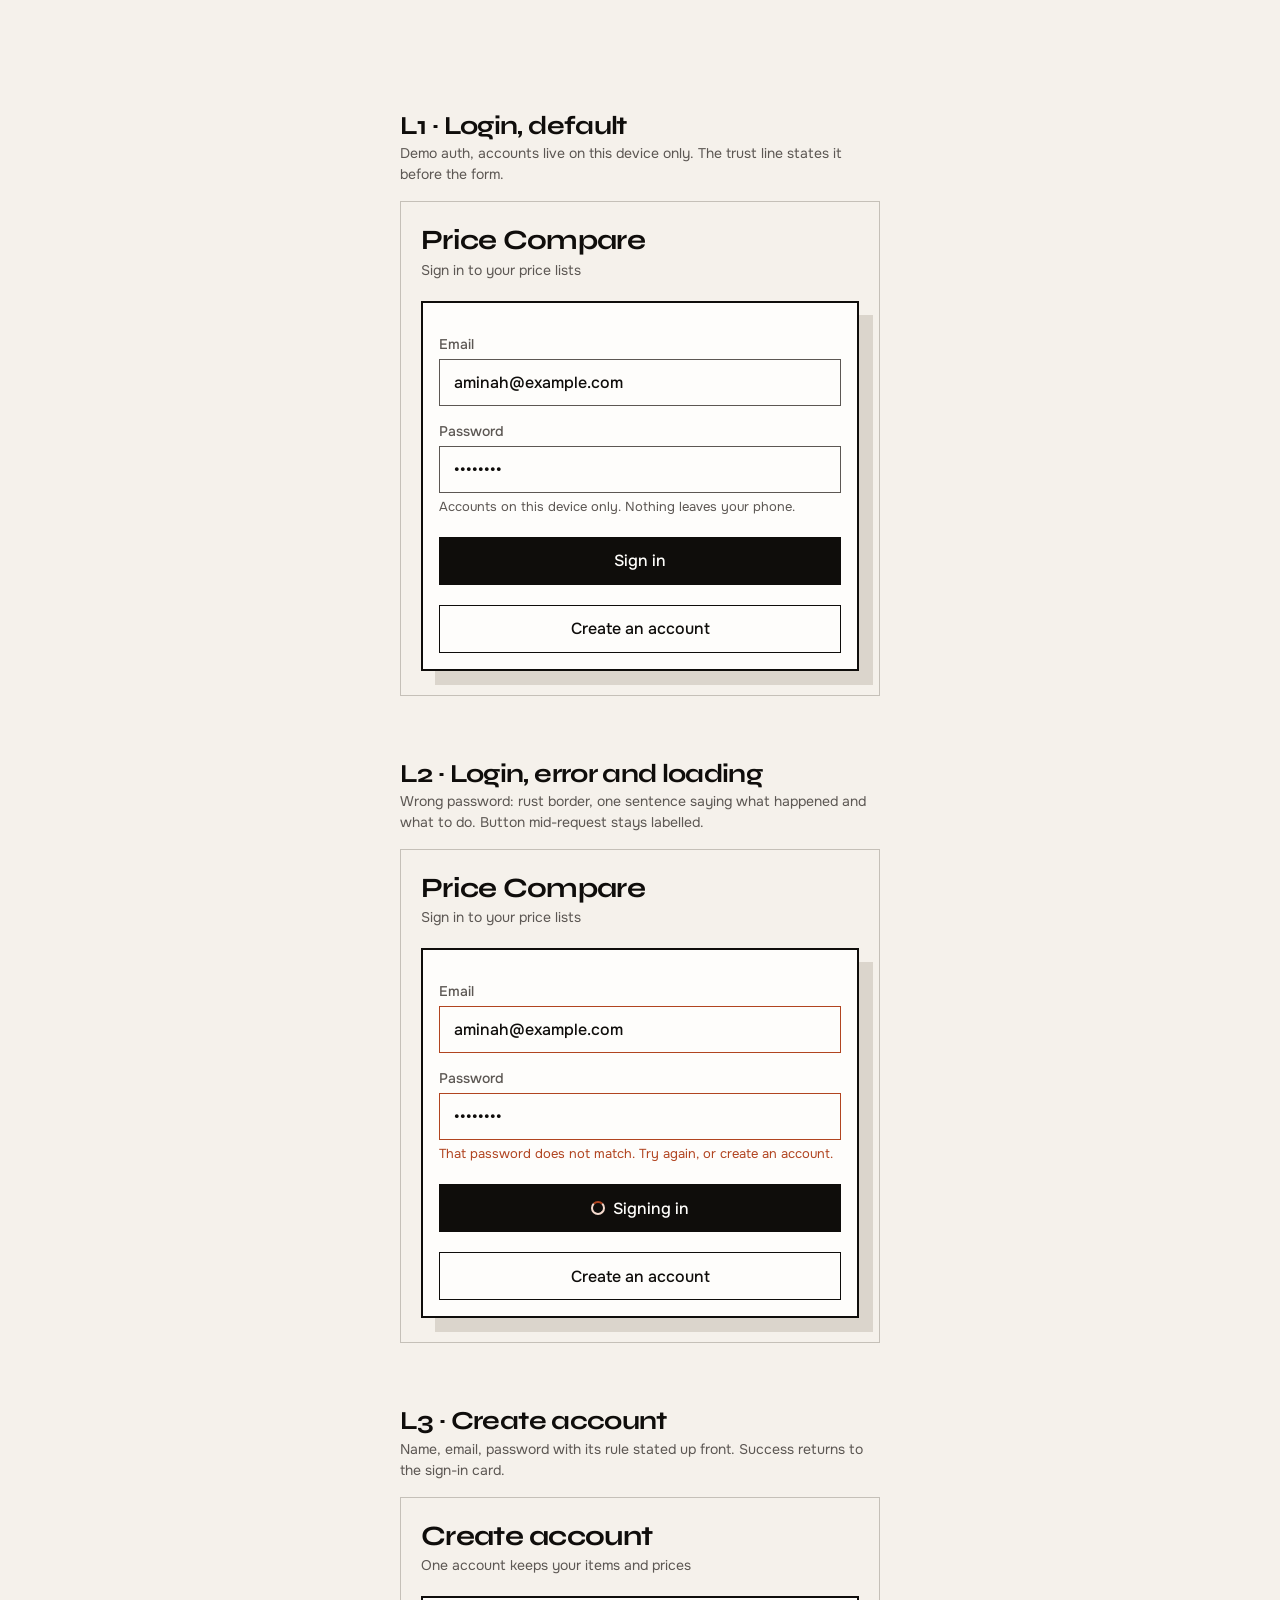
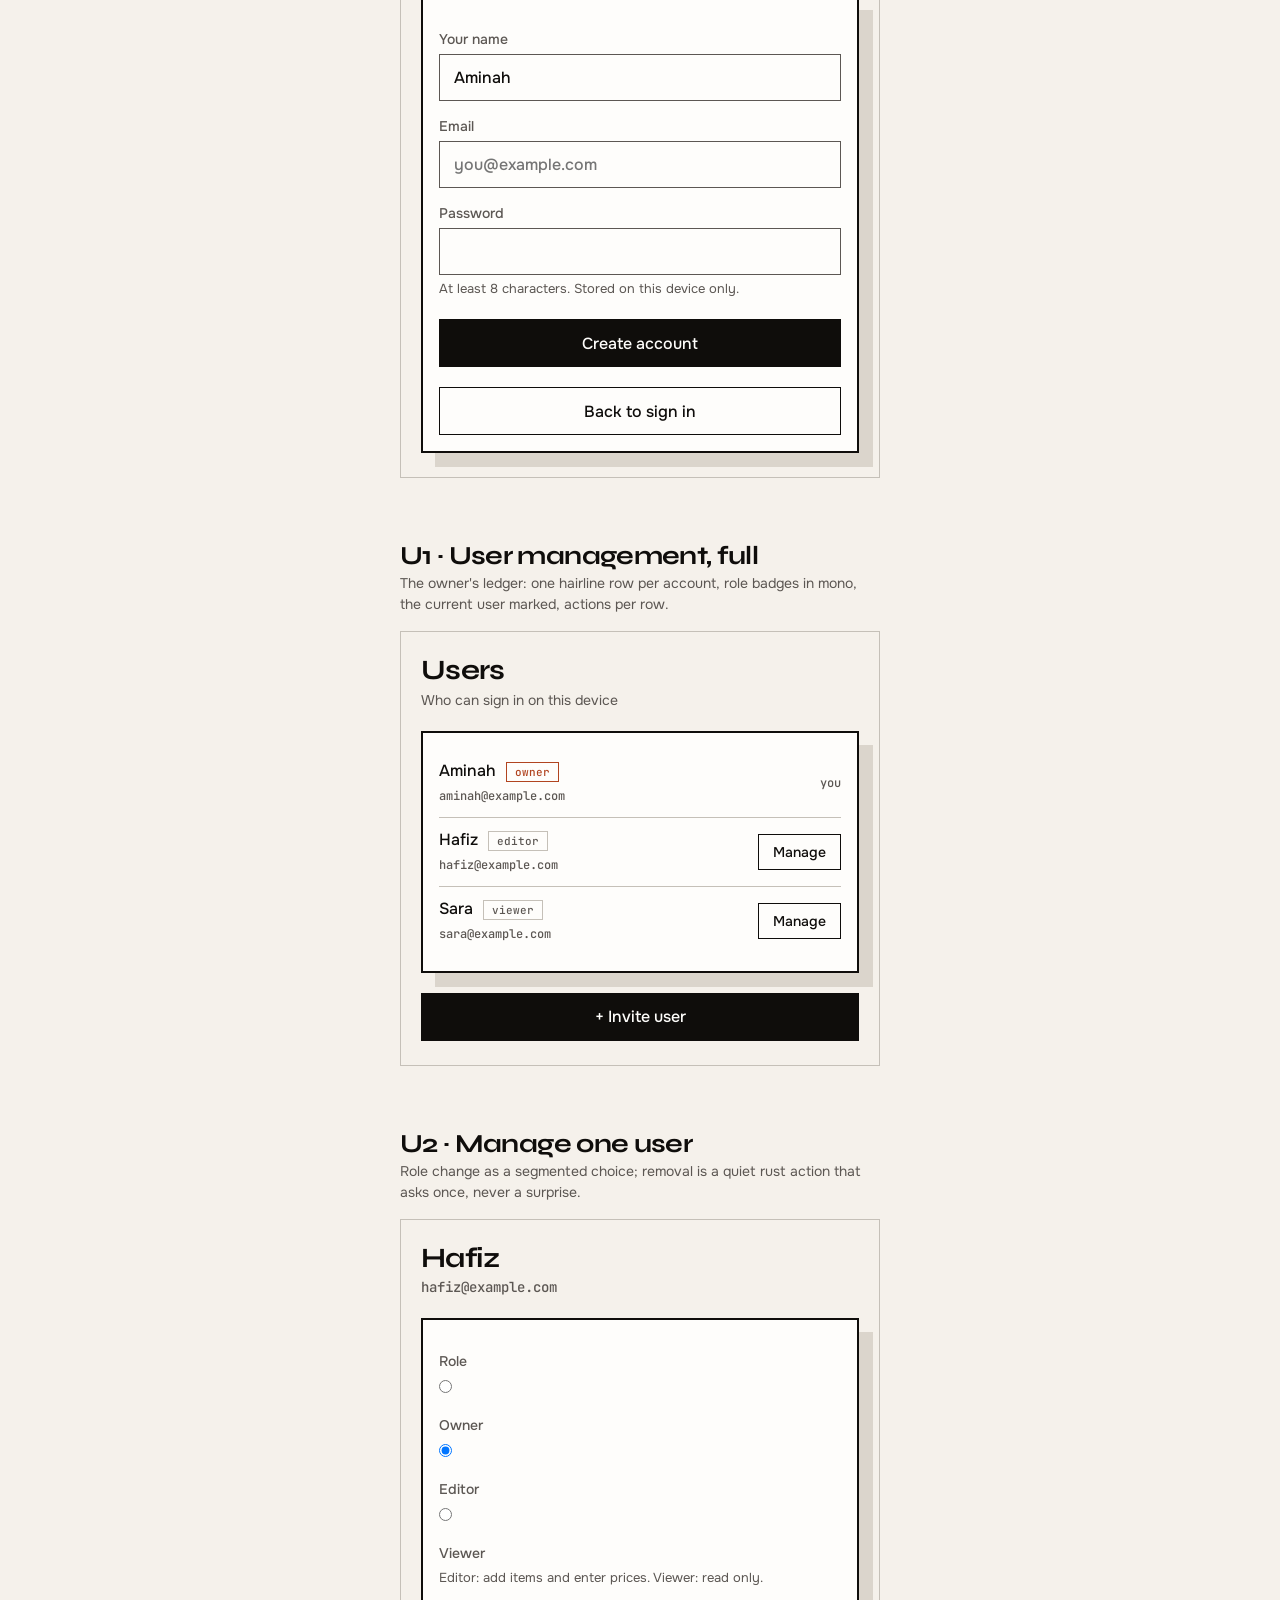
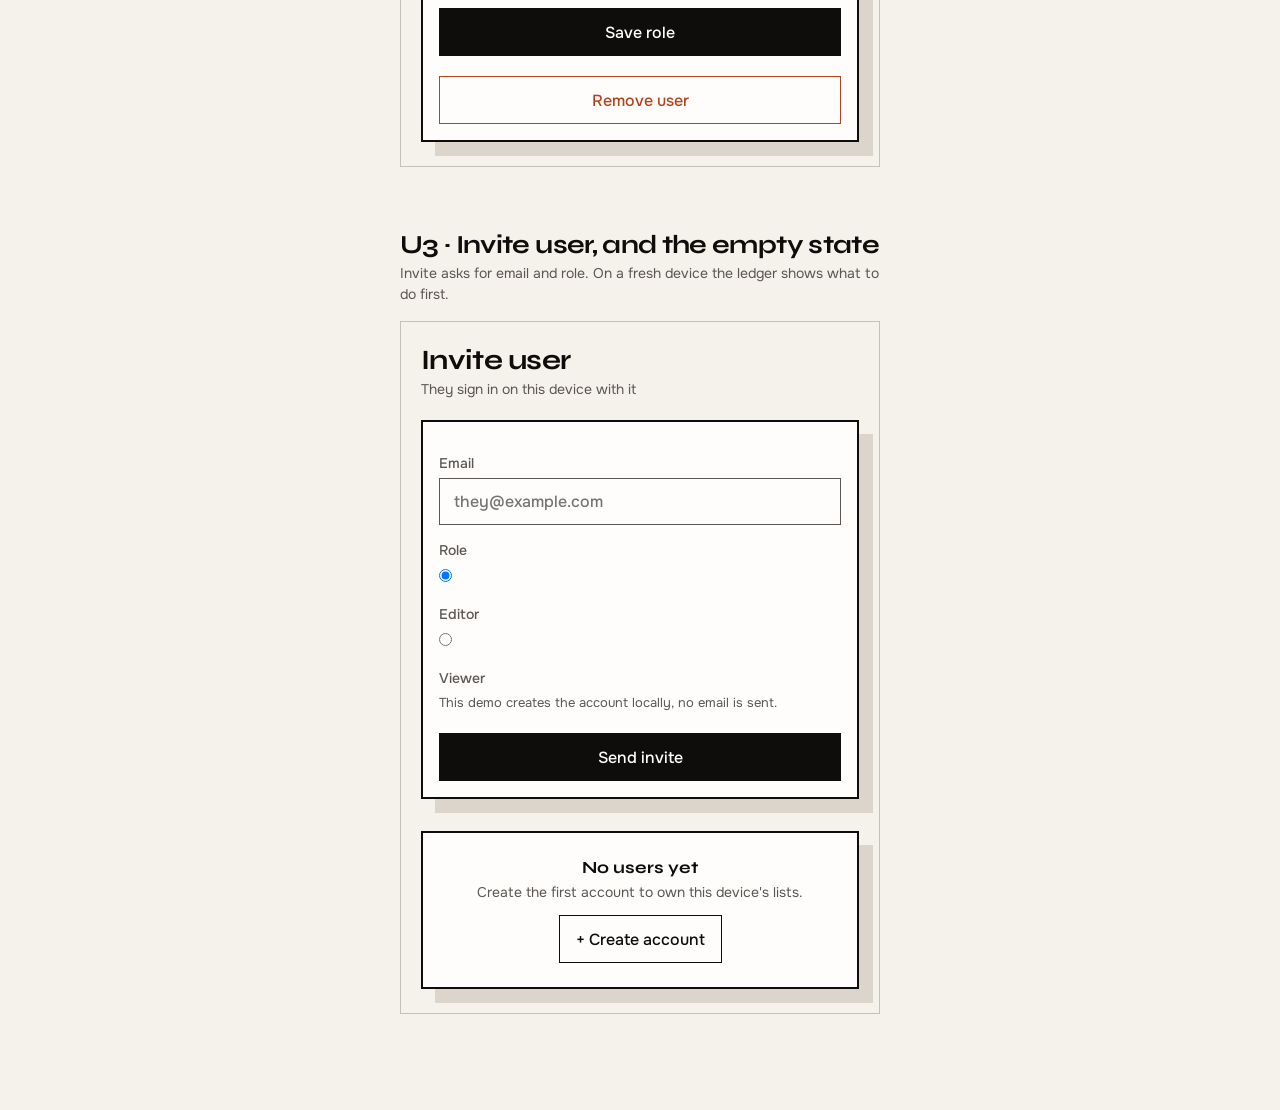
<file: previews/login-users-terrazzo.html>
<!DOCTYPE html>
<html lang="en">
<head>
<meta charset="UTF-8">
<meta name="viewport" content="width=device-width, initial-scale=1.0">
<title>Login and user management previews · Terrazzo system</title>
<link rel="preconnect" href="https://fonts.googleapis.com">
<link href="https://fonts.googleapis.com/css2?family=Syne:wght@700&family=Onest:wght@400;500&family=JetBrains+Mono:wght@500&display=swap" rel="stylesheet">
<style>
/* Hallmark · theme: terrazzo (off-white) · scope: app · screen: Login + User management · states: default, error, loading, success, disabled, empty, full · not a ship build · v2.0.0 */
:root {
  --paper: oklch(96% 0.009 82); --paper-2: oklch(92% 0.012 82); --paper-3: oklch(87.5% 0.014 80);
  --plate: oklch(99.5% 0.003 82);
  --ink: oklch(16% 0.006 60); --ink-2: oklch(27% 0.006 60); --muted: oklch(46% 0.01 60);
  --rule: oklch(81% 0.012 80);
  --accent: oklch(53% 0.15 38); --accent-soft: oklch(91% 0.035 45); --accent-ink: oklch(99.5% 0.003 82); --focus: oklch(50% 0.16 38);
  --font-display: "Syne", ui-sans-serif, sans-serif;
  --font-body: "Onest", ui-sans-serif, sans-serif;
  --font-mono: "JetBrains Mono", ui-monospace, monospace;
  --shadow-card: 14px 14px 0 var(--paper-3);
  --shadow-hover: 14px 14px 0 var(--ink);
}
* { box-sizing: border-box; margin: 0; padding: 0; }
html, body { overflow-x: clip; }
body { background: var(--paper); color: var(--ink); font: 400 16px/1.5 var(--font-body); padding: 48px 16px 96px; }
:focus-visible { outline: 2px solid var(--focus); outline-offset: 2px; }
.screen-label { max-width: 480px; margin: 64px auto 8px; }
.screen-label h2 { font: 700 26px/1.05 var(--font-display); letter-spacing: -0.025em; text-wrap: balance; }
.screen-label p { color: var(--muted); font-size: 14px; margin-top: 4px; }
.phone { max-width: 480px; margin: 16px auto 0; padding: 24px 20px; background: var(--paper); border: 1px solid var(--rule); }
.head { font: 700 28px/1.05 var(--font-display); letter-spacing: -0.025em; }
.sub { color: var(--muted); font-size: 14px; margin-top: 4px; }
.card { background: var(--plate); border: 2px solid var(--ink); box-shadow: var(--shadow-card); padding: 16px; margin-top: 20px; }
.mono { font-family: var(--font-mono); font-weight: 500; font-variant-numeric: tabular-nums; }
.code { font: 500 12px var(--font-mono); color: var(--muted); }
.btn { display: inline-flex; align-items: center; justify-content: center; gap: 8px; min-height: 48px; padding: 0 20px; border: 1px solid var(--ink); background: var(--ink); color: var(--plate); font: 500 16px var(--font-body); cursor: pointer; width: 100%; margin-top: 20px; }
.btn:hover { background: var(--ink-2); }
.btn:active { transform: translateY(1px); }
.btn-quiet { background: transparent; color: var(--ink); }
.btn-quiet:hover { background: var(--paper-2); }
.btn-danger { background: transparent; color: var(--accent); border-color: var(--accent); }
.btn-danger:hover { background: var(--accent-soft); }
.btn[disabled] { opacity: 0.55; cursor: not-allowed; transform: none; }
.well { border: 1px solid var(--muted); background: var(--plate); padding: 12px 14px; width: 100%; font: 500 16px var(--font-body); color: var(--ink); }
.well:focus { outline: 2px solid var(--focus); outline-offset: -3px; border-color: var(--ink); }
.well[aria-invalid="true"] { border-color: var(--accent); }
label { display: block; font: 500 14px var(--font-body); color: var(--muted); margin: 16px 0 6px; }
.helper { min-height: 20px; font-size: 13px; color: var(--muted); margin-top: 4px; }
.helper.err { color: var(--accent); }
.rowline { display: flex; justify-content: space-between; align-items: center; gap: 8px; padding: 10px 0; border-top: 1px solid var(--rule); }
.rowline:first-of-type { border-top: none; }
.rowline .who .nm { font-weight: 500; }
.rowline .who .rl { font-size: 12px; color: var(--muted); margin-top: 2px; }
.badge { display: inline-block; font: 500 11px var(--font-mono); padding: 2px 8px; border: 1px solid var(--rule); color: var(--muted); margin-left: 6px; }
.badge.on { border-color: var(--accent); color: var(--accent); }
.spin { display: inline-block; width: 14px; height: 14px; border: 2px solid var(--accent-soft); border-top-color: var(--accent); border-radius: 50%; animation: spin 900ms linear infinite; }
@keyframes spin { to { transform: rotate(360deg); } }
@media (prefers-reduced-motion: reduce) { * { animation: none !important; transition: none !important; } }
</style>
</head>
<body>

<!-- L1 default -->
<div class="screen-label"><h2>L1 · Login, default</h2><p>Demo auth, accounts live on this device only. The trust line states it before the form.</p></div>
<div class="phone">
  <h1 class="head">Price Compare</h1>
  <p class="sub">Sign in to your price lists</p>

  <div class="card">
    <label for="em">Email</label>
    <input class="well mono" id="em" type="email" autocomplete="email" value="aminah@example.com">
    <label for="pw">Password</label>
    <input class="well mono" id="pw" type="password" autocomplete="current-password" value="........">
    <div class="helper">Accounts on this device only. Nothing leaves your phone.</div>
    <button class="btn">Sign in</button>
    <button class="btn btn-quiet">Create an account</button>
  </div>
</div>

<!-- L2 error + loading -->
<div class="screen-label"><h2>L2 · Login, error and loading</h2><p>Wrong password: rust border, one sentence saying what happened and what to do. Button mid-request stays labelled.</p></div>
<div class="phone">
  <h1 class="head">Price Compare</h1>
  <p class="sub">Sign in to your price lists</p>

  <div class="card">
    <label for="em2">Email</label>
    <input class="well mono" id="em2" type="email" value="aminah@example.com" aria-invalid="true" aria-describedby="pwErr">
    <label for="pw2">Password</label>
    <input class="well mono" id="pw2" type="password" value="........" aria-invalid="true" aria-describedby="pwErr">
    <div class="helper err" id="pwErr">That password does not match. Try again, or create an account.</div>
    <button class="btn" aria-busy="true"><span class="spin" aria-hidden="true"></span> Signing in</button>
    <button class="btn btn-quiet">Create an account</button>
  </div>
</div>

<!-- L3 create account -->
<div class="screen-label"><h2>L3 · Create account</h2><p>Name, email, password with its rule stated up front. Success returns to the sign-in card.</p></div>
<div class="phone">
  <h1 class="head">Create account</h1>
  <p class="sub">One account keeps your items and prices</p>

  <div class="card">
    <label for="nm3">Your name</label>
    <input class="well" id="nm3" autocomplete="name" value="Aminah">
    <label for="em3">Email</label>
    <input class="well mono" id="em3" type="email" autocomplete="email" placeholder="you@example.com">
    <label for="pw3">Password</label>
    <input class="well mono" id="pw3" type="password" autocomplete="new-password">
    <div class="helper">At least 8 characters. Stored on this device only.</div>
    <button class="btn">Create account</button>
    <button class="btn btn-quiet">Back to sign in</button>
  </div>
</div>

<!-- U1 user management, full -->
<div class="screen-label"><h2>U1 · User management, full</h2><p>The owner's ledger: one hairline row per account, role badges in mono, the current user marked, actions per row.</p></div>
<div class="phone">
  <h1 class="head">Users</h1>
  <p class="sub">Who can sign in on this device</p>

  <div class="card">
    <div class="rowline">
      <span class="who"><span class="nm">Aminah <span class="badge on">owner</span></span><br><span class="rl mono">aminah@example.com</span></span>
      <span class="code">you</span>
    </div>
    <div class="rowline">
      <span class="who"><span class="nm">Hafiz <span class="badge">editor</span></span><br><span class="rl mono">hafiz@example.com</span></span>
      <button class="btn btn-quiet" style="width:auto; min-height:36px; padding:0 14px; margin:0; font-size:14px">Manage</button>
    </div>
    <div class="rowline">
      <span class="who"><span class="nm">Sara <span class="badge">viewer</span></span><br><span class="rl mono">sara@example.com</span></span>
      <button class="btn btn-quiet" style="width:auto; min-height:36px; padding:0 14px; margin:0; font-size:14px">Manage</button>
    </div>
  </div>

  <button class="btn">+ Invite user</button>
</div>

<!-- U2 manage one user -->
<div class="screen-label"><h2>U2 · Manage one user</h2><p>Role change as a segmented choice; removal is a quiet rust action that asks once, never a surprise.</p></div>
<div class="phone">
  <h1 class="head">Hafiz</h1>
  <p class="sub mono" style="font-size:14px">hafiz@example.com</p>

  <div class="card">
    <label>Role</label>
    <div class="seg">
      <input type="radio" name="rl" id="r1"><label for="r1">Owner</label>
      <input type="radio" name="rl" id="r2" checked><label for="r2">Editor</label>
      <input type="radio" name="rl" id="r3"><label for="r3">Viewer</label>
    </div>
    <div class="helper">Editor: add items and enter prices. Viewer: read only.</div>
    <button class="btn">Save role</button>
    <button class="btn btn-danger">Remove user</button>
  </div>
</div>

<!-- U3 invite + empty -->
<div class="screen-label"><h2>U3 · Invite user, and the empty state</h2><p>Invite asks for email and role. On a fresh device the ledger shows what to do first.</p></div>
<div class="phone">
  <h1 class="head">Invite user</h1>
  <p class="sub">They sign in on this device with it</p>

  <div class="card">
    <label for="iv">Email</label>
    <input class="well mono" id="iv" type="email" placeholder="they@example.com">
    <label>Role</label>
    <div class="seg">
      <input type="radio" name="ir" id="i1" checked><label for="i1">Editor</label>
      <input type="radio" name="ir" id="i2"><label for="i2">Viewer</label>
    </div>
    <div class="helper">This demo creates the account locally, no email is sent.</div>
    <button class="btn">Send invite</button>
  </div>

  <div class="card" style="text-align:center; padding:24px 16px; margin-top:32px">
    <p style="font:700 17px var(--font-display)">No users yet</p>
    <p class="sub" style="margin-top:4px">Create the first account to own this device's lists.</p>
    <button class="btn btn-quiet" style="width:auto; padding:0 16px; margin-top:12px">+ Create account</button>
  </div>
</div>

</body>
</html>
</file>
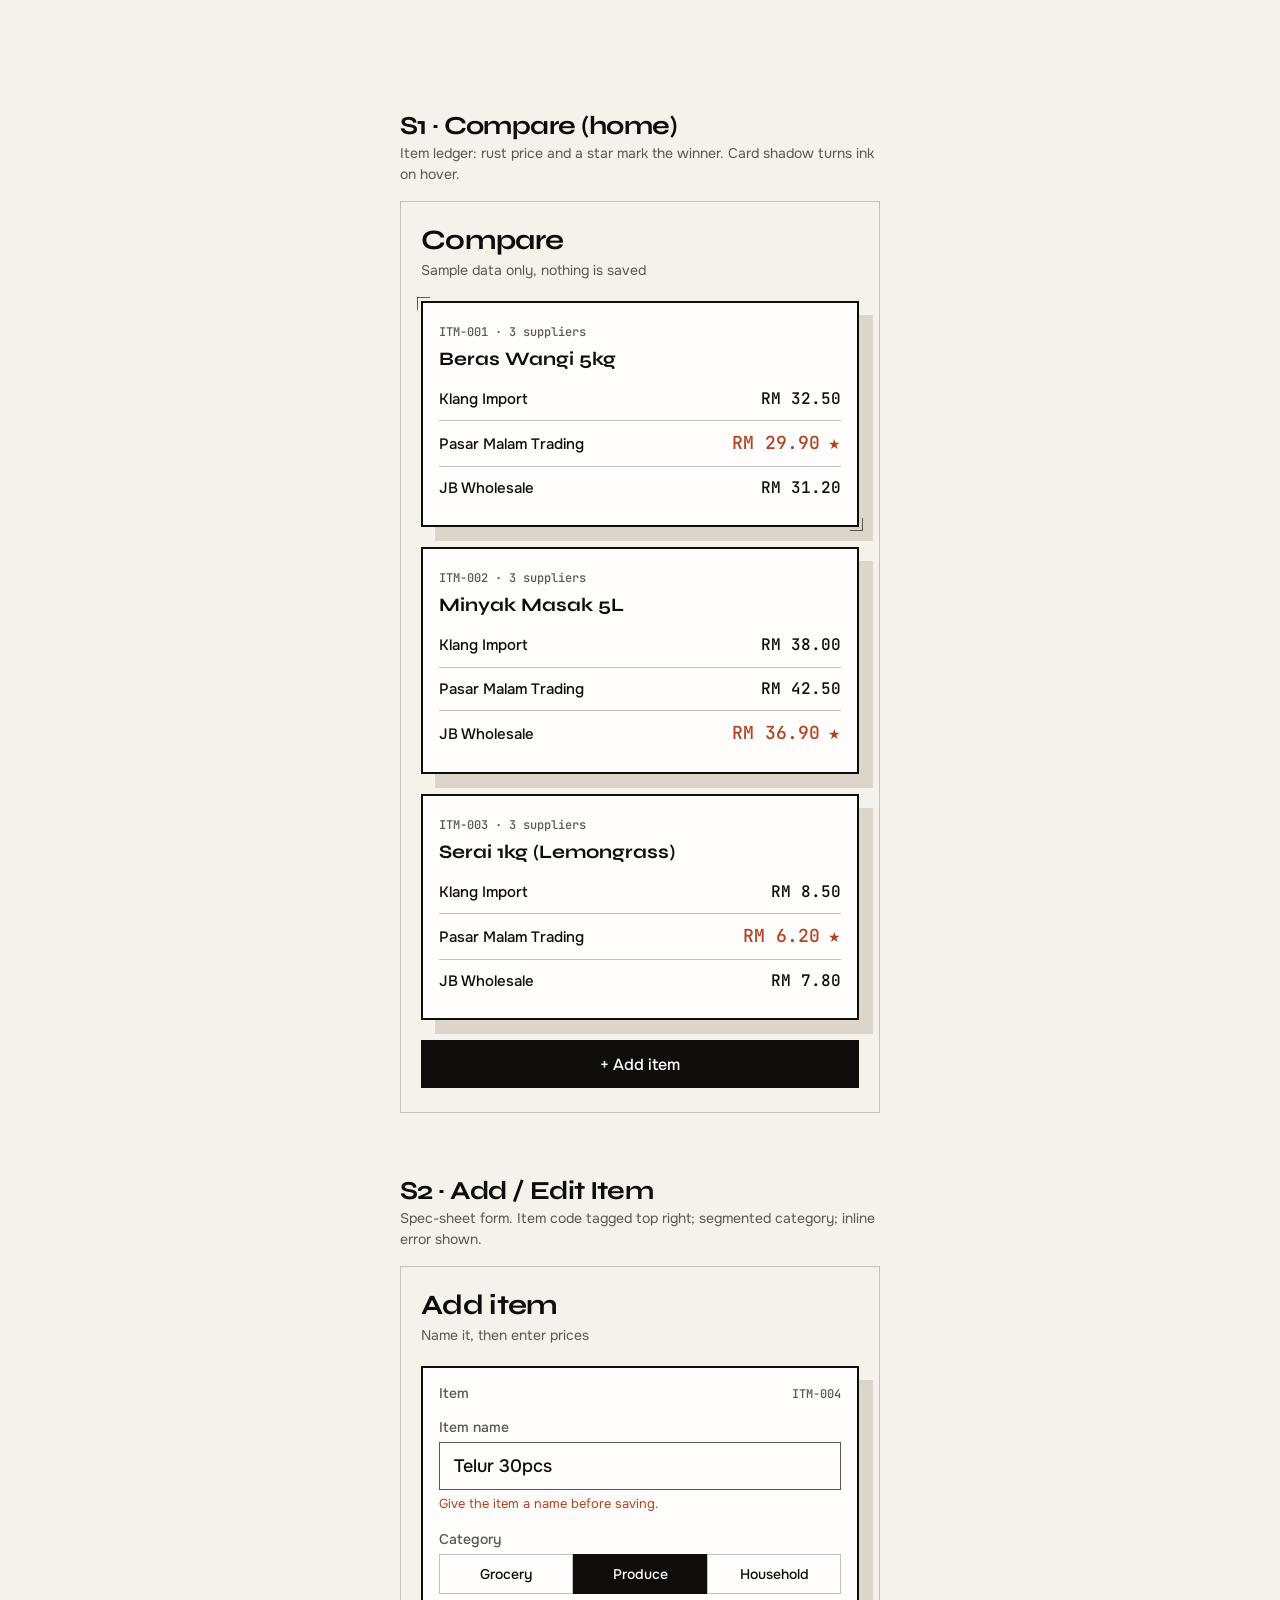
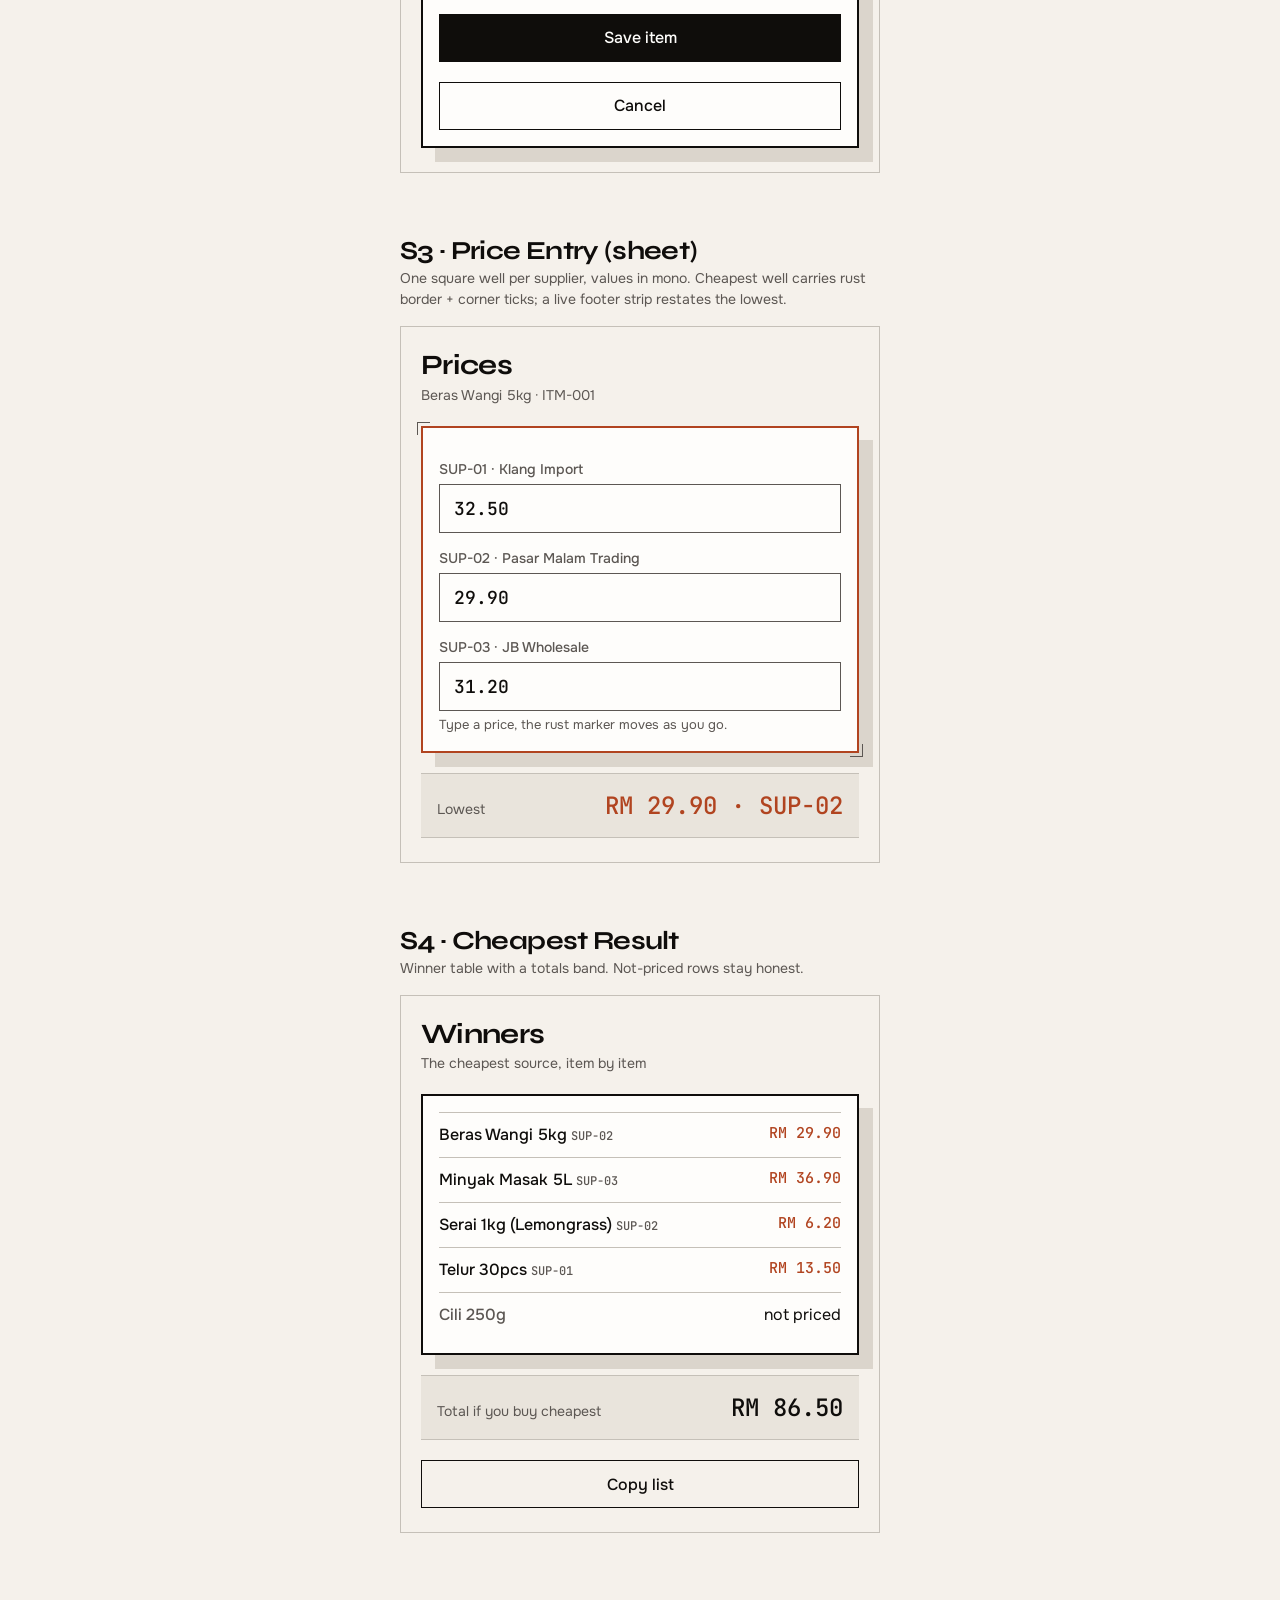
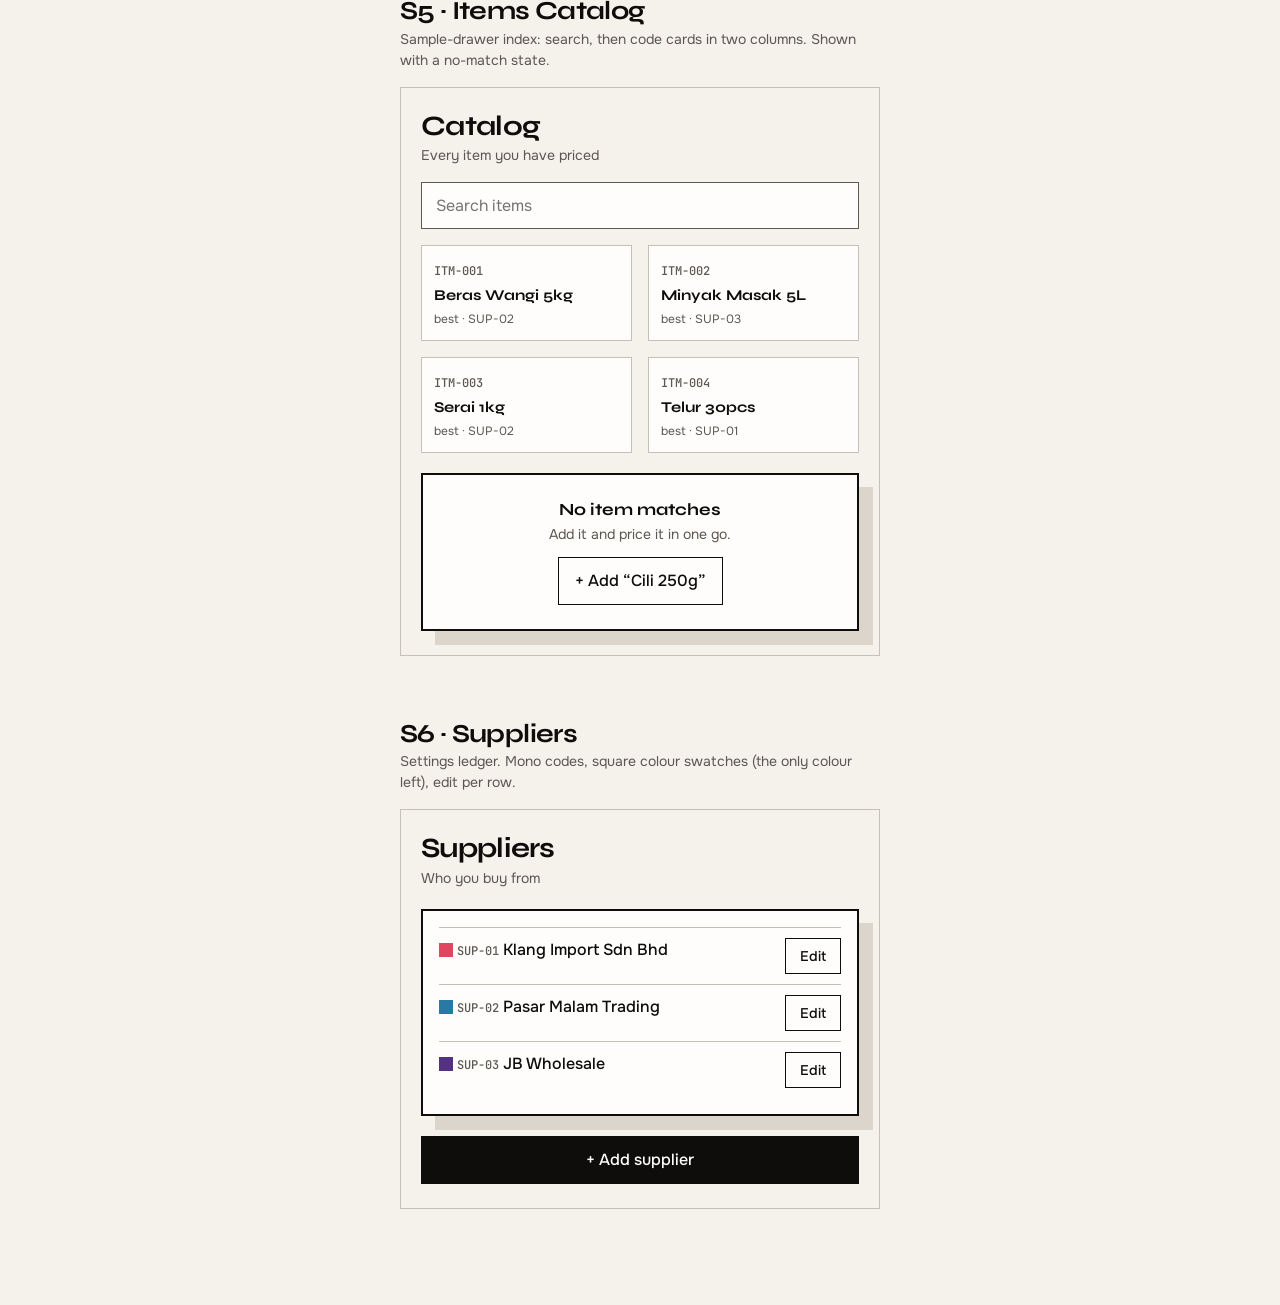
<file: previews/s1-s6-terrazzo.html>
<!DOCTYPE html>
<html lang="en">
<head>
<meta charset="UTF-8">
<meta name="viewport" content="width=device-width, initial-scale=1.0">
<title>S1 to S6 previews · Terrazzo system</title>
<link rel="preconnect" href="https://fonts.googleapis.com">
<link href="https://fonts.googleapis.com/css2?family=Syne:wght@700&family=Onest:wght@400;500&family=JetBrains+Mono:wght@500&display=swap" rel="stylesheet">
<style>
/* Hallmark · previews for review · theme: terrazzo (off-white) · scope: app · not a ship build · v2.0.0 */
:root {
  --paper: oklch(96% 0.009 82); --paper-2: oklch(92% 0.012 82); --paper-3: oklch(87.5% 0.014 80);
  --plate: oklch(99.5% 0.003 82);
  --ink: oklch(16% 0.006 60); --ink-2: oklch(27% 0.006 60); --muted: oklch(46% 0.01 60);
  --rule: oklch(81% 0.012 80);
  --accent: oklch(53% 0.15 38); --accent-soft: oklch(91% 0.035 45); --accent-ink: oklch(99.5% 0.003 82); --focus: oklch(50% 0.16 38);
  --font-display: "Syne", ui-sans-serif, sans-serif;
  --font-body: "Onest", ui-sans-serif, sans-serif;
  --font-mono: "JetBrains Mono", ui-monospace, monospace;
  --shadow-card: 14px 14px 0 var(--paper-3);
  --shadow-hover: 14px 14px 0 var(--ink);
  --sup1: oklch(62% 0.19 15); --sup2: oklch(55% 0.10 235); --sup3: oklch(40% 0.13 300);
}
* { box-sizing: border-box; margin: 0; padding: 0; }
html, body { overflow-x: clip; }
body { background: var(--paper); color: var(--ink); font: 400 16px/1.5 var(--font-body); padding: 48px 16px 96px; }
:focus-visible { outline: 2px solid var(--focus); outline-offset: 2px; }

/* review scaffolding */
.screen-label { max-width: 480px; margin: 64px auto 8px; }
.screen-label h2 { font: 700 26px/1.05 var(--font-display); letter-spacing: -0.025em; }
.screen-label p { color: var(--muted); font-size: 14px; margin-top: 4px; }
.phone { max-width: 480px; margin: 16px auto 0; padding: 24px 20px; background: var(--paper); border: 1px solid var(--rule); }

/* shared system */
.head { font: 700 28px/1.05 var(--font-display); letter-spacing: -0.025em; }
.sub { color: var(--muted); font-size: 14px; margin-top: 4px; }
.card { background: var(--plate); border: 2px solid var(--ink); box-shadow: var(--shadow-card); padding: 16px; margin-top: 20px; }
.card:hover { box-shadow: var(--shadow-hover); }
.card:focus-within, .card:focus-visible { box-shadow: var(--shadow-hover); }
.rowbtn { display: block; width: 100%; text-align: left; background: none; border: none; font: inherit; color: inherit; cursor: pointer; padding: 0; }
.mono { font-family: var(--font-mono); font-weight: 500; font-variant-numeric: tabular-nums; }
.code { font: 500 12px var(--font-mono); color: var(--muted); }
.price-row { display: flex; justify-content: space-between; align-items: baseline; gap: 8px; padding: 10px 0; border-top: 1px solid var(--rule); }
.price-row:first-of-type { border-top: none; }
.price-row .sup { font-weight: 500; font-size: 15px; }
.price-row .price { font: 500 16px var(--font-mono); }
.price-row.win .price { color: var(--accent); font-size: 18px; }
.price-row.win .price::after { content: " ★"; font-size: 14px; }
.price-row .none { color: var(--muted); font: 500 14px var(--font-mono); }
.btn { display: inline-flex; align-items: center; justify-content: center; gap: 8px; min-height: 48px; padding: 0 20px; border: 1px solid var(--ink); background: var(--ink); color: var(--plate); font: 500 16px var(--font-body); cursor: pointer; width: 100%; margin-top: 20px; }
.btn:hover { background: var(--ink-2); }
.btn:active { transform: translateY(1px); }
.btn-quiet { background: transparent; color: var(--ink); }
.btn-quiet:hover { background: var(--paper-2); }
.well { border: 1px solid var(--muted); background: var(--plate); padding: 12px 14px; width: 100%; font: 500 18px var(--font-mono); color: var(--ink); }
.well:focus { outline: 2px solid var(--focus); outline-offset: -3px; border-color: var(--ink); }
label { display: block; font: 500 14px var(--font-body); color: var(--muted); margin: 16px 0 6px; }
.helper { min-height: 20px; font-size: 13px; color: var(--muted); margin-top: 4px; }
.helper.err { color: var(--accent); }
.band { background: var(--paper-2); border-top: 1px solid var(--rule); border-bottom: 1px solid var(--rule); padding: 16px; margin-top: 20px; display: flex; justify-content: space-between; align-items: baseline; }
.band .lbl { font-size: 14px; color: var(--muted); }
.band .val { font: 500 24px var(--font-mono); }
.ticks { position: relative; }
.ticks::before, .ticks::after { content: ""; position: absolute; width: 12px; height: 12px; }
.ticks::before { top: -6px; left: -6px; border-top: 1px solid var(--muted); border-left: 1px solid var(--muted); }
.ticks::after { bottom: -6px; right: -6px; border-bottom: 1px solid var(--muted); border-right: 1px solid var(--muted); }
.swatch { display: inline-block; width: 14px; height: 14px; vertical-align: -2px; }
.searchrow { display: flex; gap: 8px; margin-top: 16px; }
.grid2 { display: grid; grid-template-columns: 1fr 1fr; gap: 16px; margin-top: 16px; }
.mini { background: var(--plate); border: 1px solid var(--rule); padding: 12px; }
.mini .nm { font: 700 15px/1.2 var(--font-display); margin-top: 4px; }
.mini .bs { font-size: 12px; color: var(--muted); margin-top: 6px; }
.seg { display: flex; gap: 0; margin-top: 6px; }
.seg label { margin: 0; flex: 1; border: 1px solid var(--rule); padding: 10px; font: 500 14px var(--font-body); color: var(--ink); text-align: center; cursor: pointer; background: var(--plate); }
.seg input { position: absolute; opacity: 0; width: 1px; height: 1px; }
.seg input:checked + label { background: var(--ink); color: var(--plate); border-color: var(--ink); }
.seg input:focus-visible + label { outline: 2px solid var(--focus); outline-offset: 2px; }
.total-row { display: flex; justify-content: space-between; padding: 10px 0; border-top: 1px solid var(--rule); }
.total-row .nm { font-weight: 500; }
.total-row .amt { font: 500 15px var(--font-mono); }
@media (prefers-reduced-motion: reduce) { * { transition: none !important; } }
</style>
</head>
<body>

<!-- S1 -->
<div class="screen-label"><h2>S1 · Compare (home)</h2><p>Item ledger: rust price and a star mark the winner. Card shadow turns ink on hover.</p></div>
<div class="phone">
  <h1 class="head">Compare</h1>
  <p class="sub">Sample data only, nothing is saved</p>

  <div class="card ticks">
    <button class="rowbtn"><span class="code">ITM-001 · 3 suppliers</span>
      <div style="font:700 19px var(--font-display); margin:4px 0 8px">Beras Wangi 5kg</div></button>
    <div class="price-row"><span class="sup">Klang Import</span><span class="price">RM 32.50</span></div>
    <div class="price-row win"><span class="sup">Pasar Malam Trading</span><span class="price">RM 29.90</span></div>
    <div class="price-row"><span class="sup">JB Wholesale</span><span class="price">RM 31.20</span></div>
  </div>

  <div class="card">
    <button class="rowbtn"><span class="code">ITM-002 · 3 suppliers</span>
      <div style="font:700 19px var(--font-display); margin:4px 0 8px">Minyak Masak 5L</div></button>
    <div class="price-row"><span class="sup">Klang Import</span><span class="price">RM 38.00</span></div>
    <div class="price-row"><span class="sup">Pasar Malam Trading</span><span class="price">RM 42.50</span></div>
    <div class="price-row win"><span class="sup">JB Wholesale</span><span class="price">RM 36.90</span></div>
  </div>

  <div class="card">
    <button class="rowbtn"><span class="code">ITM-003 · 3 suppliers</span>
      <div style="font:700 19px var(--font-display); margin:4px 0 8px">Serai 1kg (Lemongrass)</div></button>
    <div class="price-row"><span class="sup">Klang Import</span><span class="price">RM 8.50</span></div>
    <div class="price-row win"><span class="sup">Pasar Malam Trading</span><span class="price">RM 6.20</span></div>
    <div class="price-row"><span class="sup">JB Wholesale</span><span class="price">RM 7.80</span></div>
  </div>

  <button class="btn">+ Add item</button>
</div>

<!-- S2 -->
<div class="screen-label"><h2>S2 · Add / Edit Item</h2><p>Spec-sheet form. Item code tagged top right; segmented category; inline error shown.</p></div>
<div class="phone">
  <h1 class="head">Add item</h1>
  <p class="sub">Name it, then enter prices</p>

  <div class="card">
    <div style="display:flex; justify-content:space-between; align-items:baseline">
      <span style="font:500 14px var(--font-body); color:var(--muted)">Item</span>
      <span class="code">ITM-004</span>
    </div>
    <label for="nm">Item name</label>
    <input class="well" id="nm" value="Telur 30pcs" style="font-family:var(--font-body); font-weight:500">
    <div class="helper err">Give the item a name before saving.</div>
    <label>Category</label>
    <div class="seg">
      <input type="radio" name="cat" id="c1"><label for="c1">Grocery</label>
      <input type="radio" name="cat" id="c2" checked><label for="c2">Produce</label>
      <input type="radio" name="cat" id="c3"><label for="c3">Household</label>
    </div>
    <button class="btn">Save item</button>
    <button class="btn btn-quiet">Cancel</button>
  </div>
</div>

<!-- S3 -->
<div class="screen-label"><h2>S3 · Price Entry (sheet)</h2><p>One square well per supplier, values in mono. Cheapest well carries rust border + corner ticks; a live footer strip restates the lowest.</p></div>
<div class="phone">
  <h1 class="head">Prices</h1>
  <p class="sub">Beras Wangi 5kg · ITM-001</p>

  <div class="card ticks" style="border-color: var(--accent)">
    <label for="p1">SUP-01 · Klang Import</label>
    <input class="well" id="p1" value="32.50" inputmode="decimal">
    <label for="p2">SUP-02 · Pasar Malam Trading</label>
    <input class="well" id="p2" value="29.90" inputmode="decimal">
    <label for="p3">SUP-03 · JB Wholesale</label>
    <input class="well" id="p3" value="31.20" inputmode="decimal">
    <div class="helper">Type a price, the rust marker moves as you go.</div>
  </div>

  <div class="band">
    <span class="lbl">Lowest</span>
    <span class="val" style="color:var(--accent)">RM 29.90 · SUP-02</span>
  </div>
</div>

<!-- S4 -->
<div class="screen-label"><h2>S4 · Cheapest Result</h2><p>Winner table with a totals band. Not-priced rows stay honest.</p></div>
<div class="phone">
  <h1 class="head">Winners</h1>
  <p class="sub">The cheapest source, item by item</p>

  <div class="card">
    <div class="total-row"><span class="nm">Beras Wangi 5kg <span class="code">SUP-02</span></span><span class="amt" style="color:var(--accent)">RM 29.90</span></div>
    <div class="total-row"><span class="nm">Minyak Masak 5L <span class="code">SUP-03</span></span><span class="amt" style="color:var(--accent)">RM 36.90</span></div>
    <div class="total-row"><span class="nm">Serai 1kg (Lemongrass) <span class="code">SUP-02</span></span><span class="amt" style="color:var(--accent)">RM 6.20</span></div>
    <div class="total-row"><span class="nm">Telur 30pcs <span class="code">SUP-01</span></span><span class="amt" style="color:var(--accent)">RM 13.50</span></div>
    <div class="total-row"><span class="nm" style="color:var(--muted)">Cili 250g</span><span class="none">not priced</span></div>
  </div>

  <div class="band">
    <span class="lbl">Total if you buy cheapest</span>
    <span class="val">RM 86.50</span>
  </div>

  <button class="btn btn-quiet">Copy list</button>
</div>

<!-- S5 -->
<div class="screen-label"><h2>S5 · Items Catalog</h2><p>Sample-drawer index: search, then code cards in two columns. Shown with a no-match state.</p></div>
<div class="phone">
  <h1 class="head">Catalog</h1>
  <p class="sub">Every item you have priced</p>

  <div class="searchrow">
    <input class="well" aria-label="Search items" placeholder="Search items" style="font-family:var(--font-body); font-weight:400; font-size:16px">
  </div>

  <div class="grid2">
    <div class="mini"><span class="code">ITM-001</span><div class="nm">Beras Wangi 5kg</div><div class="bs">best · SUP-02</div></div>
    <div class="mini"><span class="code">ITM-002</span><div class="nm">Minyak Masak 5L</div><div class="bs">best · SUP-03</div></div>
    <div class="mini"><span class="code">ITM-003</span><div class="nm">Serai 1kg</div><div class="bs">best · SUP-02</div></div>
    <div class="mini"><span class="code">ITM-004</span><div class="nm">Telur 30pcs</div><div class="bs">best · SUP-01</div></div>
  </div>

  <div class="card" style="text-align:center; padding:24px 16px">
    <p style="font:700 17px var(--font-display)">No item matches</p>
    <p class="sub" style="margin-top:4px">Add it and price it in one go.</p>
    <button class="btn btn-quiet" style="width:auto; padding:0 16px; margin-top:12px">+ Add “Cili 250g”</button>
  </div>
</div>

<!-- S6 -->
<div class="screen-label"><h2>S6 · Suppliers</h2><p>Settings ledger. Mono codes, square colour swatches (the only colour left), edit per row.</p></div>
<div class="phone">
  <h1 class="head">Suppliers</h1>
  <p class="sub">Who you buy from</p>

  <div class="card">
    <div class="total-row"><span class="nm"><span class="swatch" style="background:var(--sup1)"></span> <span class="code">SUP-01</span> Klang Import Sdn Bhd</span><button class="btn btn-quiet" style="width:auto; min-height:36px; padding:0 14px; margin:0; font-size:14px">Edit</button></div>
    <div class="total-row"><span class="nm"><span class="swatch" style="background:var(--sup2)"></span> <span class="code">SUP-02</span> Pasar Malam Trading</span><button class="btn btn-quiet" style="width:auto; min-height:36px; padding:0 14px; margin:0; font-size:14px">Edit</button></div>
    <div class="total-row"><span class="nm"><span class="swatch" style="background:var(--sup3)"></span> <span class="code">SUP-03</span> JB Wholesale</span><button class="btn btn-quiet" style="width:auto; min-height:36px; padding:0 14px; margin:0; font-size:14px">Edit</button></div>
  </div>

  <button class="btn">+ Add supplier</button>
</div>

</body>
</html>
</file>
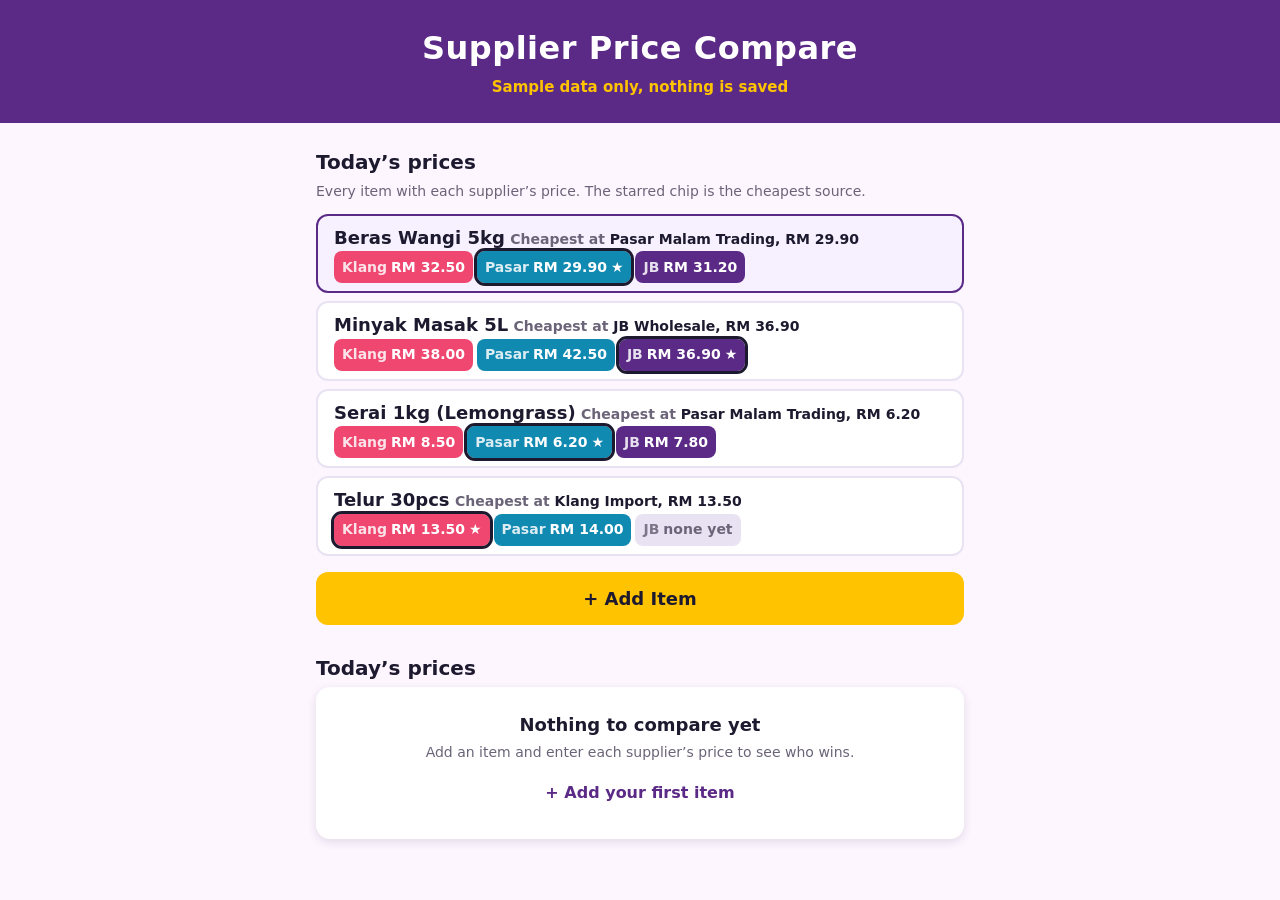
<file: screens/s1-compare.html>
<!DOCTYPE html>
<html lang="en">
<head>
<meta charset="UTF-8">
<meta name="viewport" content="width=device-width, initial-scale=1.0">
<title>Compare prices across your suppliers</title>
<meta name="description" content="See every item and each supplier’s price side by side, with the cheapest source marked on every row.">
<style>
/* Hallmark · shape: app screen · genre: playful (locked system) · screen: S1 Compare · states: full, empty, invalid · contrast: pass · v2.0.0
 * critique: P5 H4 E4 S5 · preserve: DESIGN.md tokens, Segoe UI, chip/CTA patterns · introduce: focus rings, four data states, motion rules
 * waive 1 · Segoe UI is the display and body face · DESIGN.md locks the type as a house system
 * waive 7b · --card resolves to #fff · mm allows #fff paper; card sits on tinted --light
 * waive 22 · hex neutrals inherited from the locked system · tinted toward purple already (#e8e2f2, #f6f0ff)
 * dismissed 49 · the whole item card is the button · a multi-line card label must wrap, nowrap would clip prices
 * built: Hallmark · theme: none (DESIGN.md lock) · v2.0.0 */
:root {
  --purple: #5b2a86;
  --yellow: #ffc300;
  --green: #06d6a0;
  --pink: #ef476f;
  --blue: #118ab2;
  --dark: #1d1a2f;
  --light: #fdf6ff;
  --card: #ffffff;
  --rule: #e8e2f2;
  --paper-2: #f6f0ff;
  --muted: #6b6478;
  --shadow-card: 0 3px 10px rgb(29 26 47 / 0.12);
  --yellow-hover: #ffd633;
  --radius-card: 14px;
  --radius-input: 12px;
  --dur-micro: 120ms;
  --dur-short: 220ms;
  --ease-out: cubic-bezier(0.22, 1, 0.36, 1);
  --space-xs: 4px; --space-sm: 8px; --space-md: 16px; --space-lg: 24px;
  --font-body: 'Segoe UI', system-ui, sans-serif;
}
* { box-sizing: border-box; margin: 0; padding: 0; }
html, body { overflow-x: clip; }
body {
  font-family: var(--font-body);
  background: var(--light);
  color: var(--dark);
  font-size: 17px;
  line-height: 1.5;
  padding-bottom: 40px;
}
:focus-visible { outline: 2px solid var(--purple); outline-offset: 2px; }

header {
  background: var(--purple);
  color: var(--card);
  padding: var(--space-lg) var(--space-md);
  text-align: center;
}
header h1 { font-size: clamp(26px, 6vw, 32px); font-weight: 800; letter-spacing: 0.5px; text-wrap: balance; }
header p { margin-top: var(--space-xs); color: var(--yellow); font-weight: 600; font-size: 15px; }

.section { padding: var(--space-lg) var(--space-md) var(--space-xs); max-width: 680px; margin: 0 auto; }
.section h2 { font-size: 20px; font-weight: 800; margin-bottom: var(--space-xs); display: flex; align-items: center; gap: var(--space-sm); }
.section .hint { color: var(--muted); font-size: 14px; margin-bottom: 12px; }

/* Item list: buttons, not clickable divs */
.item-list { display: grid; gap: var(--space-sm); margin-bottom: var(--space-md); }
.item-row {
  display: block; width: 100%; text-align: left;
  background: var(--card);
  border: 2px solid var(--rule);
  border-radius: var(--radius-input);
  padding: var(--space-sm) var(--space-md);
  font: inherit; color: inherit; cursor: pointer;
  transition: border-color var(--dur-short) var(--ease-out), background-color var(--dur-short) var(--ease-out);
}
.item-row:hover { background: var(--paper-2); }
.item-row:active { transform: translateY(1px); }
.item-row.selected { border-color: var(--purple); background: var(--paper-2); }
.item-row:focus-visible { outline: 2px solid var(--purple); outline-offset: 2px; }
.item-row .name { font-weight: 800; font-size: 18px; margin-bottom: var(--space-sm); min-width: 0; overflow-wrap: break-word; }
.item-row .best { font-weight: 600; font-size: 14px; color: var(--muted); margin-bottom: var(--space-sm); }
.item-row .best strong { color: var(--dark); font-weight: 800; }
.prices { display: flex; gap: var(--space-xs); flex-wrap: wrap; min-width: 0; }
.chip {
  border-radius: 8px; padding: var(--space-xs) var(--space-sm);
  font-size: 14px; font-weight: 700; color: var(--card);
  font-variant-numeric: tabular-nums;
  min-height: 32px; display: inline-flex; align-items: center; gap: var(--space-xs);
}
.chip.win { outline: 3px solid var(--dark); }
.chip.win::after { content: " ★"; }
.chip:focus-visible, .chip[aria-disabled="true"] { opacity: 0.55; }
.chip .sup { opacity: 0.85; font-weight: 600; }
.chip.empty { background: var(--rule); color: var(--muted); }

/* CTA: the page's one filled primary is yellow */
#addBtn {
  width: 100%;
  background: var(--yellow);
  color: var(--dark);
  border: none;
  font: 800 18px var(--font-body);
  padding: var(--space-md);
  border-radius: var(--radius-input);
  cursor: pointer;
  min-height: 44px;
  transition: transform var(--dur-micro) var(--ease-out), background-color var(--dur-short) var(--ease-out);
}
#addBtn:hover { background: var(--yellow-hover); }
#addBtn:active { transform: scale(0.98); }
#addBtn:focus-visible { outline: 2px solid var(--purple); outline-offset: 2px; }

/* Empty state: what is empty, , one action */
.empty-card {
  background: var(--card);
  border-radius: var(--radius-card);
  box-shadow: var(--shadow-card);
  padding: var(--space-lg) var(--space-md);
  text-align: center;
}
.empty-card .lead { font-weight: 800; font-size: 18px; margin-bottom: var(--space-xs); }
.empty-card .why { color: var(--muted); font-size: 14px; margin-bottom: var(--space-sm); }

@media (prefers-reduced-motion: reduce) {
  * { transition: none !important; }
}
</style>
</head>
<body>
<header>
  <h1>Supplier Price Compare</h1>
  <p>Sample data only, nothing is saved</p>
</header>

<!-- S1 · Compare: one idea, the price comparison itself -->
<main class="section" id="secList" aria-labelledby="listHead">
  <h2 id="listHead">Today’s prices</h2>
  <p class="hint">Every item with each supplier’s price. The starred chip is the cheapest source.</p>

  <div class="item-list" id="itemList">

    <button class="item-row selected" type="button" aria-pressed="true">
      <span class="name">Beras Wangi 5kg</span>
      <span class="best">Cheapest at <strong>Pasar Malam Trading, RM 29.90</strong></span>
      <span class="prices">
        <span class="chip" style="background: var(--pink)"><span class="sup">Klang</span> RM 32.50</span>
        <span class="chip win" style="background: var(--blue)"><span class="sup">Pasar</span> RM 29.90</span>
        <span class="chip" style="background: var(--purple)"><span class="sup">JB</span> RM 31.20</span>
      </span>
    </button>

    <button class="item-row" type="button" aria-pressed="false">
      <span class="name">Minyak Masak 5L</span>
      <span class="best">Cheapest at <strong>JB Wholesale, RM 36.90</strong></span>
      <span class="prices">
        <span class="chip" style="background: var(--pink)"><span class="sup">Klang</span> RM 38.00</span>
        <span class="chip" style="background: var(--blue)"><span class="sup">Pasar</span> RM 42.50</span>
        <span class="chip win" style="background: var(--purple)"><span class="sup">JB</span> RM 36.90</span>
      </span>
    </button>

    <button class="item-row" type="button" aria-pressed="false">
      <span class="name">Serai 1kg (Lemongrass)</span>
      <span class="best">Cheapest at <strong>Pasar Malam Trading, RM 6.20</strong></span>
      <span class="prices">
        <span class="chip" style="background: var(--pink)"><span class="sup">Klang</span> RM 8.50</span>
        <span class="chip win" style="background: var(--blue)"><span class="sup">Pasar</span> RM 6.20</span>
        <span class="chip" style="background: var(--purple)"><span class="sup">JB</span> RM 7.80</span>
      </span>
    </button>

    <!-- invalid-price state: no valid entry yet for JB -->
    <button class="item-row" type="button" aria-pressed="false">
      <span class="name">Telur 30pcs</span>
      <span class="best">Cheapest at <strong>Klang Import, RM 13.50</strong></span>
      <span class="prices">
        <span class="chip win" style="background: var(--pink)"><span class="sup">Klang</span> RM 13.50</span>
        <span class="chip" style="background: var(--blue)"><span class="sup">Pasar</span> RM 14.00</span>
        <span class="chip empty"><span class="sup">JB</span> none yet</span>
      </span>
    </button>

  </div>

  <button id="addBtn" type="button">+ Add Item</button>
</main>

<!-- Empty state, shown when the list has no items -->
<section class="section" id="secEmpty" aria-labelledby="emptyHead">
  <h2 id="emptyHead">Today’s prices</h2>
  <div class="empty-card">
    <p class="lead">Nothing to compare yet</p>
    <p class="why">Add an item and enter each supplier’s price to see who wins.</p>
    <button id="emptyAddBtn" type="button" style="all: unset; cursor: pointer; font: 800 16px var(--font-body); color: var(--purple); min-height: 44px; display: inline-flex; align-items: center;">+ Add your first item</button>
  </div>
</section>
</body>
</html>
</file>
<file: tokens.css>
/* Hallmark · tokens.css · theme: terrazzo (off-white) · genre: modern-minimal · scope: app · v2.0.0
 * Supplier Price Compare design tokens. The single source of colour, type, space and motion.
 * Every colour and font goes through a token declared here; no literal past this block. */
:root {
  /* Paper: warm off-white ground, wells and plates */
  --color-paper: oklch(96% 0.009 82);
  --color-paper-2: oklch(92% 0.012 82);
  --color-paper-3: oklch(87.5% 0.014 80);
  --color-plate: oklch(99.5% 0.003 82);

  /* Ink: warm near-black, three steps */
  --color-ink: oklch(16% 0.006 60);
  --color-ink-2: oklch(27% 0.006 60);
  --color-muted: oklch(46% 0.01 60);

  /* Rule: hairlines and the 2px card bar */
  --color-rule: oklch(81% 0.012 80);

  /* Accent: rust, the one signal (winner, primary action, error) */
  --color-accent: oklch(53% 0.15 38);
  --color-accent-soft: oklch(91% 0.035 45);
  --color-accent-ink: oklch(99.5% 0.003 82);
  --color-focus: oklch(50% 0.16 38);

  /* Error and success read through the accent and ink, never red/green alone */
  --color-error: var(--color-accent);

  /* Type: Syne display, Onest body, JetBrains Mono for measurements */
  --font-display: "Syne", ui-sans-serif, sans-serif;
  --font-body: "Onest", ui-sans-serif, sans-serif;
  --font-mono: "JetBrains Mono", ui-monospace, monospace;

  /* Type scale: 1.25 ratio from 16px body */
  --text-xs: 0.75rem;    /* 12px codes */
  --text-sm: 0.875rem;   /* 14px labels, helpers */
  --text-md: 1rem;       /* 16px body */
  --text-lg: 1.125rem;   /* 18px row titles */
  --text-xl: 1.25rem;    /* 20px card heads */
  --text-display-s: 1.75rem; /* 28px screen heads */
  --text-display: 2.25rem;   /* 36px page head, held on mobile */
  --tracking-display: -0.025em;
  --display-weight: 700;

  /* Space: the 4px scale */
  --space-3xs: 2px; --space-2xs: 4px; --space-xs: 8px; --space-sm: 12px;
  --space-md: 16px; --space-lg: 24px; --space-xl: 40px; --space-2xl: 64px;

  /* Surfaces: zero radius everywhere, hairline + 2px bar, hard offset shadow */
  --radius-card: 0;
  --radius-pill: 0;
  --rule-hair: 1px;
  --rule-bar: 2px;
  --shadow-card: 14px 14px 0 var(--color-paper-3);
  --shadow-card-hover: 14px 14px 0 var(--color-ink);

  /* Motion: durations, easings, only transform and opacity animate */
  --dur-micro: 120ms;
  --dur-short: 220ms;
  --dur-long: 420ms;
  --ease-out: cubic-bezier(0.22, 1, 0.36, 1);
  --ease-in: cubic-bezier(0.64, 0, 0.78, 0.33);
  --ease-in-out: cubic-bezier(0.65, 0, 0.35, 1);

  /* Layout */
  --container: 480px;
  --hit-target: 44px;
}
</file>
<file: base.css>
/* Hallmark · base.css · theme: terrazzo (off-white) · genre: modern-minimal · scope: app · v2.0.0
 * What the Floor already decided: reset, document surfaces, controls in all eight
 * states, focus rings, reduced-motion fallback. Read tokens.css first. */
*, *::before, *::after { box-sizing: border-box; margin: 0; padding: 0; }

html, body { overflow-x: clip; }

body {
  background: var(--color-paper);
  color: var(--color-ink);
  font: 400 var(--text-md)/1.5 var(--font-body);
  min-height: 100vh;
}

/* Display heads: Syne 700, balanced, one colour */
h1, h2, h3 {
  font-family: var(--font-display);
  font-weight: var(--display-weight);
  letter-spacing: var(--tracking-display);
  line-height: 1.05;
  color: var(--color-ink);
  text-wrap: balance;
}
h1 { font-size: var(--text-display-s); }
h2 { font-size: var(--text-xl); }
h3 { font-size: var(--text-lg); }

/* Labels, captions, codes: body face or mono for measurements, never caps, never tracked */
label, .label { font: 500 var(--text-sm) var(--font-body); color: var(--color-muted); display: block; }
.code { font: 500 var(--text-xs) var(--font-mono); color: var(--color-muted); }
.mono { font-family: var(--font-mono); font-weight: 500; font-variant-numeric: tabular-nums; }
.price { font-family: var(--font-mono); font-weight: 500; font-variant-numeric: tabular-nums; }

/* Helper line: reserves its height, error swaps in place (F14) */
.helper { min-height: 1.4em; font-size: var(--text-sm); color: var(--color-muted); margin-top: var(--space-2xs); }
.helper.err { color: var(--color-error); }

/* ---- Controls: all eight states ---- */
.btn {
  display: inline-flex; align-items: center; justify-content: center; gap: var(--space-xs);
  min-height: var(--hit-target); padding: 0 var(--space-lg);
  border: 1px solid var(--color-ink); background: var(--color-ink); color: var(--color-plate);
  font: 500 var(--text-md) var(--font-body); white-space: nowrap;
  cursor: pointer;
  transition: background-color var(--dur-short) var(--ease-out), transform var(--dur-micro) var(--ease-out);
}
.btn:hover { background: var(--color-ink-2); }
.btn:active { transform: translateY(1px); }
.btn:focus-visible { outline: 2px solid var(--color-focus); outline-offset: 2px; }
.btn:disabled, .btn[aria-disabled="true"] { opacity: 0.55; cursor: not-allowed; transform: none; }
.btn[aria-busy="true"] { cursor: progress; }
.btn--quiet { background: transparent; color: var(--color-ink); border-color: var(--color-rule); }
.btn--quiet:hover { background: var(--color-paper-2); }
.btn--danger { background: transparent; color: var(--color-error); border-color: var(--color-error); }
.btn--danger:hover { background: var(--color-accent-soft); }

/* ---- Fields: the border never changes width; the ring is reserved at rest ---- */
.well {
  width: 100%; padding: var(--space-sm) var(--space-md);
  border: 1px solid var(--color-muted); background: var(--color-plate);
  font: 500 var(--text-md) var(--font-mono); color: var(--color-ink);
  outline: 2px solid transparent; outline-offset: -3px;
}
.well:hover { background: var(--color-paper-2); border-color: var(--color-muted); }
.well:focus-visible, .well:focus { outline-color: var(--color-focus); border-color: var(--color-ink); }
.well:disabled { opacity: 0.55; cursor: not-allowed; }
.well[aria-invalid="true"] { border-color: var(--color-error); }

/* ---- Cards: white plate, 2px ink bar, hard offset shadow ---- */
.card {
  background: var(--color-plate);
  border: var(--rule-bar) solid var(--color-ink);
  box-shadow: var(--shadow-card);
  padding: var(--space-md);
}
@media (hover: hover) {
  .card--hover:hover { box-shadow: var(--shadow-card-hover); }
}
.card--hover:focus-within { box-shadow: var(--shadow-card-hover); }

/* Ruled hairline rows: sibling stats and list rows part with a hairline */
.rowline { display: flex; justify-content: space-between; align-items: baseline; gap: var(--space-sm); padding: var(--space-sm) 0; border-top: var(--rule-hair) solid var(--color-rule); }
.rowline:first-of-type { border-top: none; }

/* Bands: paper-2 wells edged by hairlines, two a screen at most */
.band { background: var(--color-paper-2); border-top: var(--rule-hair) solid var(--color-rule); border-bottom: var(--rule-hair) solid var(--color-rule); padding: var(--space-md); }

/* Corner ticks: the theme's alternative frame for wells and figures */
.ticks { position: relative; }
.ticks::before, .ticks::after { content: ""; position: absolute; width: 12px; height: 12px; pointer-events: none; }
.ticks::before { top: -6px; left: -6px; border-top: var(--rule-hair) solid var(--color-muted); border-left: var(--rule-hair) solid var(--color-muted); }
.ticks::after { bottom: -6px; right: -6px; border-bottom: var(--rule-hair) solid var(--color-muted); border-right: var(--rule-hair) solid var(--color-muted); }

/* Segment: a choice between a few, native radios underneath */
.seg { display: flex; }
.seg input { position: absolute; opacity: 0; width: 1px; height: 1px; }
.seg label { flex: 1; margin: 0; padding: var(--space-sm); border: 1px solid var(--color-rule); background: var(--color-plate); font: 500 var(--text-sm) var(--font-body); color: var(--color-ink); text-align: center; cursor: pointer; }
.seg label:hover { background: var(--color-paper-2); }
.seg input:checked + label { background: var(--color-ink); color: var(--color-plate); border-color: var(--color-ink); }
.seg input:focus-visible + label { outline: 2px solid var(--color-focus); outline-offset: 2px; }
.seg input:disabled + label { opacity: 0.55; cursor: not-allowed; }

/* Spinner: the one loading affordance */
.spin { display: inline-block; width: 14px; height: 14px; border: 2px solid var(--color-accent-soft); border-top-color: var(--color-accent); border-radius: 50%; animation: spin 900ms linear infinite; flex-shrink: 0; }
@keyframes spin { to { transform: rotate(360deg); } }

/* Empty states: what is empty, why it matters, one action */
.empty { text-align: center; padding: var(--space-lg) var(--space-md); }
.empty .lead { font: 700 var(--text-lg) var(--font-display); }
.empty .why { color: var(--color-muted); font-size: var(--text-sm); margin-top: var(--space-2xs); }

/* The hidden attribute always wins over display rules */
[hidden] { display: none !important; }

/* Browser surfaces themed from the palette (F16) */
::selection { background: var(--color-accent-soft); color: var(--color-ink); }
html { scrollbar-color: var(--color-muted) var(--color-paper); caret-color: var(--color-ink); }

/* Reduced motion: everything settles at once */
@media (prefers-reduced-motion: reduce) {
  *, *::before, *::after { animation: none !important; transition: none !important; }
}
</file>
